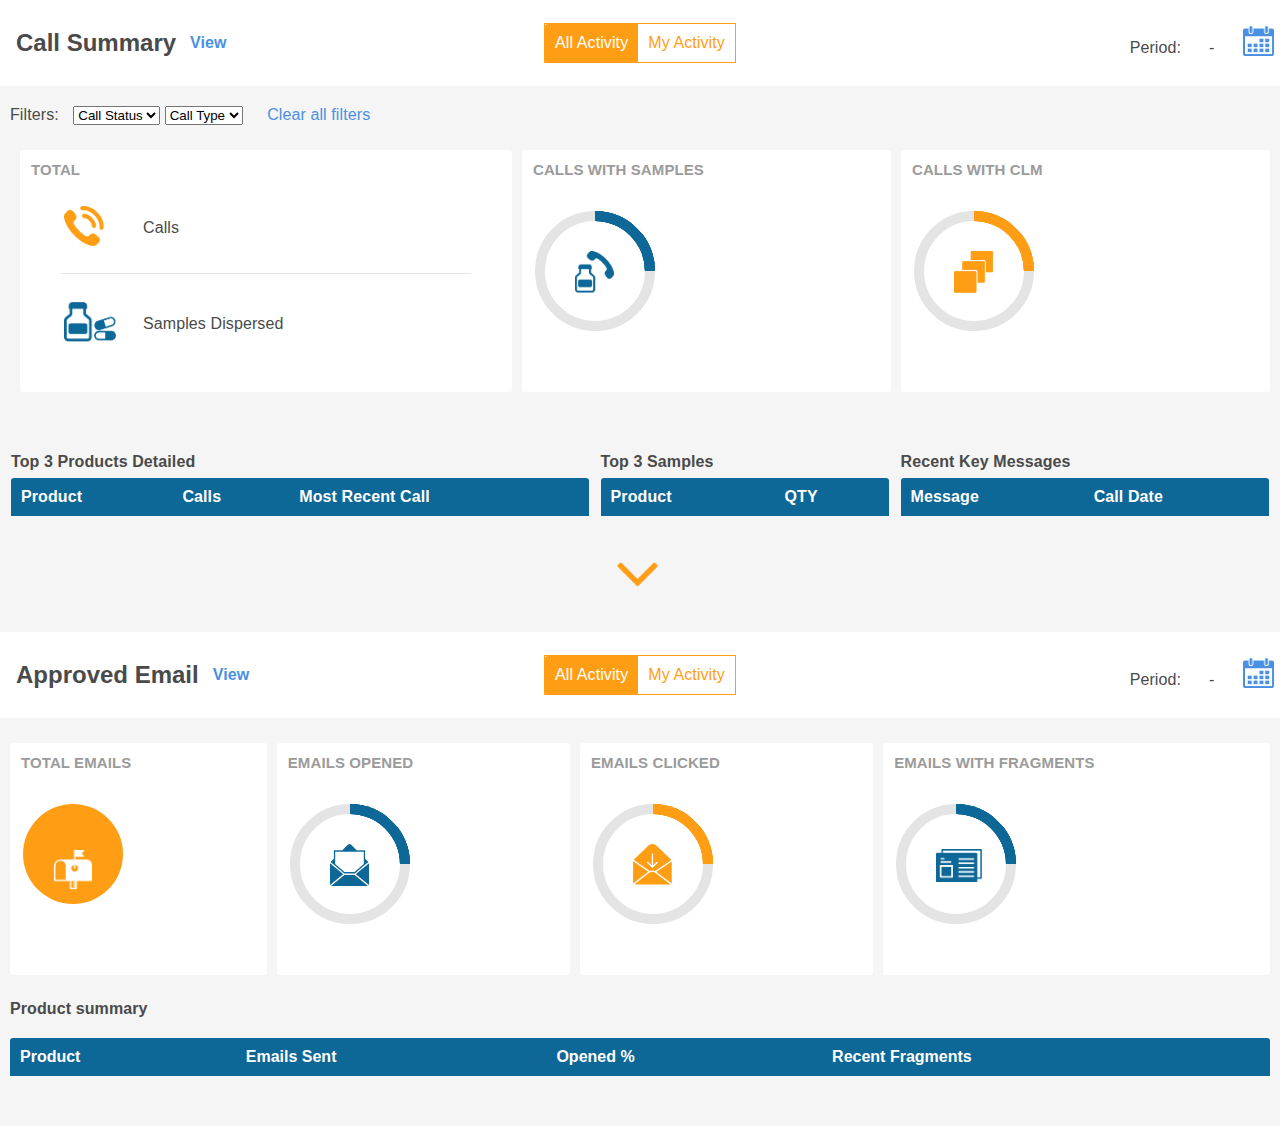
<file: index.html>
<!doctype html>
<html>
	<head>
		<title>HTML Report</title>
		<link rel="stylesheet" href="styles.css">
		<script src="scripts.js" type="text/javascript"></script>
		<script src="veevaMessages.js" type="text/javascript"></script>
		<script src="jquery-ui-1.11.4/external/jquery/jquery.js"></script>
		<script src="jquery-ui-1.11.4/jquery-ui.min.js"></script>
		<script src="q/q.js"></script>
	</head>

	<script src="scripts/lib.js"></script>

	<script>
		var ds = window.ds;

		function init(){
			setTimeout(function(){
				divEle = document.getElementById("ResultsDiv");

				initMsgs(function(){
					initFieldLabels(function(){
						updateUIWithMsgs();
						initCallSummaryData(function(){
							initPicklistLabels(function(){
								initCallSummaryFilters(calls);
								updateCallDataUI(calls);
								setTimeout(function(){
									initAEData(function(){
										updateAeDataUI(sentEmails);
									});
								}, 500);
							});
						});
					});
				});
			}, 500);
		}

		function initMsgs(callback){
			var msgsToGet = [
				buildVeevaMsgToGet("Period", "Analytics", "Period"),
				buildVeevaMsgToGet("Total", "Analytics", "Total"),
				buildVeevaMsgToGet("Calls", "Analytics", "Calls"),
				buildVeevaMsgToGet("SAMPLE", "SAMPLES_MGMT", "Samples"),
				buildVeevaMsgToGet("CALLS_WITH_SAMPLES", "FieldReporting", "Calls with Samples"),
				buildVeevaMsgToGet("CALLS_WITH_CLM", "FieldReporting", "Calls with CLM"),
				buildVeevaMsgToGet("View", "Common", "View"),
				buildVeevaMsgToGet("FILTERS", "Analytics", "Filters"),
				buildVeevaMsgToGet("CLEAR_FILTER", "Common", "Clear"),
				buildVeevaMsgToGet("QTY", "SAMPLES_MGMT", "QTY"),
				buildVeevaMsgToGet("CALL_DATE", "VIEW_SIG", "Call Date"),
				buildVeevaMsgToGet("ALL_ACTIVITY", "FieldReporting", "All Activity"),
				buildVeevaMsgToGet("MCCP_MY_ACTIVITY", "Multichannel", "My Activity"),
				buildVeevaMsgToGet("APPROVED_EMAIL_PAGE_SUBTITLE", "ApprovedEmail", "Approved Email"),
				buildVeevaMsgToGet("CALL_SUMMARY", "FieldReporting", "Call Summary"),
				buildVeevaMsgToGet("RECENT_FRAGMENTS", "FieldReporting", "Recent Fragments"),
				buildVeevaMsgToGet("TOP_SAMPLES", "FieldReporting", "Top Samples"),
				buildVeevaMsgToGet("RECENT_KEY_MESSAGES", "FieldReporting", "Recent Key Messages"),
				buildVeevaMsgToGet("SUMMARY", "FieldReporting", "Summary"),
				buildVeevaMsgToGet("NO_RECORDS", "Common", "No records to display"),
				buildVeevaMsgToGet("APPROVED_EMAIL_SENT", "Multichannel", "Sent"),
				buildVeevaMsgToGet("SET_SAMPLES", "TABLET", "Samples"),
				buildVeevaMsgToGet("TopXProducts", "Analytics", "Top {0} Products"),
				buildVeevaMsgToGet("NAME", "Common", "Name")
			];
			
			initMsgCache(msgsToGet, function(){
				callback();
			});
		}

        function initFieldLabels (callback) {
          var mySetupProductConfig = {
            object: 'My_Setup_Products_vod__c',
            fields: ['Product_vod__c']
          }

          ds.getFieldLabels(mySetupProductConfig).then(function (results) {
			  fieldLabels.push({labelName: 'prodLabel', labelValue: results[0].display});

              var callConfig = {
                  object: 'Call2_vod__c',
                  fields: ['Status_vod__c', 'Call_Type_vod__c']
              }

            ds.getFieldLabels(callConfig).then(function (results) {

                fieldLabels.push({labelName: 'callStatusLabel', labelValue: results[0].display})
                fieldLabels.push({labelName: 'callTypeLabel', labelValue: results[1].display})

				var sndEmailLabelsToGet = ['Email_Fragments_vod__c'];
                var openedIndex;
                var clickedIndex;
              doesFieldExist('Sent_Email_vod__c', ['Clicked_vod__c'], function (fldExists) {
                if (fldExists) {
                  sndEmailLabelsToGet.push('Clicked_vod__c')
                }
                doesFieldExist('Sent_Email_vod__c', ['Opened_vod__c'], function (fldExists) {
                  if (fldExists) {
                    sndEmailLabelsToGet.push('Opened_vod__c')
                  }

                  openedIndex = sndEmailLabelsToGet.indexOf('Opened_vod__c');
                  clickedIndex = sndEmailLabelsToGet.indexOf('Clicked_vod__c');

                  ds.getFieldLabels({object: 'Sent_Email_vod__c', fields: sndEmailLabelsToGet}).then(function (results) {

					  fieldLabels.push({labelName: 'emailsWithFragmentsLabel', labelValue: results[0].display});
					  if (openedIndex !== -1) {
                          fieldLabels.push({labelName: 'emailsOpenedLabel', labelValue: results[openedIndex].display});
					  }

					  if (clickedIndex !== -1) {
                          fieldLabels.push({labelName: 'emailsClickedLabel', labelValue: results[clickedIndex].display});
					  }

					  callback();
				  }, showFailure);
                });
              });
            }, showFailure);
          }, showFailure);
        }

		function getPicklistLabel(obj, fld, apiName){
			for (var index in picklistLabels){
				if (picklistLabels[index].objName == obj && picklistLabels[index].fldName == fld && picklistLabels[index].apiName == apiName){
					return picklistLabels[index].label;
				}
			}
		}

		function initPicklistLabels(callback){
			ds.getPicklistValueLabels("Call2_vod__c", "Status_vod__c").then(function(results){

				for (var index in results["Call2_vod__c"]["Status_vod__c"]){
					picklistLabels.push({objName: "Call2_vod__c", fldName: "Status_vod__c", apiName: index, label: results["Call2_vod__c"]["Status_vod__c"][index]});
				}

                ds.getPicklistValueLabels('Call2_vod__c', 'Call_Type_vod__c').then(function(results){

					for (var index in results['Call2_vod__c']['Call_Type_vod__c']){
						picklistLabels.push({objName: 'Call2_vod__c', fldName: 'Call_Type_vod__c', apiName: index, label: results["Call2_vod__c"]["Call_Type_vod__c"][index]});
					}

                    callback();
				}, showFailure);
			}, showFailure);
		}

		/**
		 * Get all data for call summary section
		 */
		function initCallSummaryData(callback){
			getCurrentAccountId(function(id){
				acctId = id;

				getCallsForAccount(id, function(allCalls){
					calls = allCalls;

					getCallSamplesForCalls(allCalls, function(allCallSamples){
						callSamples = allCallSamples;

						getCallDetailsForCalls(allCalls, function(allCallDetails){
							callDetails = allCallDetails;

							getProductsForSamples(callSamples, callDetails, function(allProds){
								prods = allProds;

								getKeyMsgsForCalls(calls, function(allKeyMsgs){
									keyMsgs = allKeyMsgs;
									callback();
								});
							});
						});
					});
				});
			});
		}

		/**
		 * Get all data for Approved Email section
		 */
		function initAEData(callback){
			getApprovedEmails(function(){
				getApprovedDocs(function(){
					callback();
				});
			});
		}

		/**
		 * Set values for Call Summary filters based on calls
		 */
		function initCallSummaryFilters(allCalls){
			var callTypes = [];
			var callStatus = [];
			var callTypeSelect = document.getElementById("callTypeSelect");
			var callStatusSelect = document.getElementById("callStatusSelect");
			
			for (var index in allCalls){
				if (callTypes.indexOf(allCalls[index].Call_Type_vod__c) == -1){
					callTypes.push(allCalls[index].Call_Type_vod__c);
				}
				if (callStatus.indexOf(allCalls[index].Status_vod__c) == -1){
					callStatus.push(allCalls[index].Status_vod__c);
				}
			}

			for (var callTypeIndex in callTypes){
				var opt = document.createElement('option');
	    		opt.value = callTypes[callTypeIndex];
				opt.innerHTML = getPicklistLabel("Call2_vod__c", "Call_Type_vod__c", callTypes[callTypeIndex]);
	    		callTypeSelect.appendChild(opt);
			}

			for (var callStatusIndex in callStatus){
				var opt = document.createElement('option');
	    		opt.value = callStatus[callStatusIndex];
				opt.innerHTML = getPicklistLabel("Call2_vod__c", "Status_vod__c", callStatus[callStatusIndex]);
	    		callStatusSelect.appendChild(opt);
			}
		}

		function updateUIWithMsgs(){
			document.getElementById("callSummaryTimePeriodLabel").innerHTML = getMsg("Period", "Analytics") + ": ";
			document.getElementById("callsTotalLabel").innerHTML = getMsg("Total", "Analytics");
			document.getElementById("callsWithSamplesLabel").innerHTML = getMsg("CALLS_WITH_SAMPLES", "FieldReporting");
			document.getElementById("callsWithCLMLabel").innerHTML = getMsg("CALLS_WITH_CLM", "FieldReporting");
			document.getElementById("callSummaryViewLabel").innerHTML = getMsg("View", "Common");
			document.getElementById("callSummaryFiltersLabel").innerHTML = getMsg("FILTERS", "Analytics");
			document.getElementById("callSummaryClearFiltersLabel").innerHTML = getMsg("CLEAR_FILTER", "Common");
			document.getElementById("sampleTableQTYLabel").innerHTML = getMsg("QTY", "SAMPLES_MGMT");
			document.getElementById("productsDetailedTableCallsLabel").innerHTML = getMsg("Calls", "Analytics");
			document.getElementById("productsDetailedTableMostRecentCallLabel").innerHTML = getMsg("CALL_DATE", "VIEW_SIG");
			document.getElementById("keyMsgTableCallDateLabel").innerHTML = getMsg("CALL_DATE", "VIEW_SIG");
			document.getElementById("keyMsgTableMessageLabel").innerHTML = getMsg("NAME", "Common");
			document.getElementById("totalCallsLabel").innerHTML = getMsg("Calls", "Analytics");
			document.getElementById("callAllActivityBtn").innerHTML = getMsg("ALL_ACTIVITY", "FieldReporting");
			document.getElementById("callMyActivityBtn").innerHTML = getMsg("MCCP_MY_ACTIVITY", "Multichannel");
			document.getElementById("callSummaryLabel").innerHTML = getMsg("CALL_SUMMARY", "FieldReporting");
			document.getElementById("topProdsLabel").innerHTML = getMsg("TopXProducts", "Analytics").replace('{0}', '3');
			document.getElementById("topSamplesLabel").innerHTML = getMsg("TOP_SAMPLES", "FieldReporting");
			document.getElementById("recentKeyMsgsLabel").innerHTML = getMsg("RECENT_KEY_MESSAGES", "FieldReporting");
			document.getElementById("samplesDispersedLabel").innerHTML = getMsg("SET_SAMPLES", "TABLET");			

			document.getElementById("aeViewLabel").innerHTML = getMsg("View", "Common");
			document.getElementById("productsSummaryTitle").innerHTML = getMsg("SUMMARY", "FieldReporting");
			document.getElementById("aeTimePeriodLabel").innerHTML = getMsg("Period", "Analytics") + ": ";
			document.getElementById("aeAllActivityBtn").innerHTML = getMsg("ALL_ACTIVITY", "FieldReporting");
			document.getElementById("aeMyActivityBtn").innerHTML = getMsg("MCCP_MY_ACTIVITY", "Multichannel");
			document.getElementById("aeTitleLabel").innerHTML = getMsg("APPROVED_EMAIL_PAGE_SUBTITLE", "ApprovedEmail");
			document.getElementById("emailsSentLabel").innerHTML = getMsg("APPROVED_EMAIL_SENT", "Multichannel");
			
			document.getElementById("productsDetailedTableProdLabel").innerHTML = getFieldLabel("prodLabel", "Product");
			document.getElementById("sampleTableProdLabel").innerHTML = getFieldLabel("prodLabel", "Product");
			document.getElementById("callStatusFilterOptionLabel").innerHTML = getFieldLabel("callStatusLabel", "Call Status");
			document.getElementById("callTypeFilterOptionLabel").innerHTML = getFieldLabel("callTypeLabel", "Call Type");

			document.getElementById("aeProdTableProdLabel").innerHTML = getFieldLabel("prodLabel", "Product");
			document.getElementById("emailsOpenedLabel").innerHTML = getFieldLabel("emailsOpenedLabel", "Opened") + " %";
			document.getElementById("emailsClickedLabel").innerHTML = getFieldLabel("emailsClickedLabel", "Clicked") + " %";
			document.getElementById("emailsWithFragmentsLabel").innerHTML = getFieldLabel("emailsWithFragmentsLabel", "Email Fragments") + " %";
			document.getElementById("aeProdTableEmailsOpenedLabel").innerHTML = getFieldLabel("emailsOpenedLabel", "Opened") + " %";
			document.getElementById("aeProdTableEmailsSentLabel").innerHTML = getMsg("APPROVED_EMAIL_SENT", "Multichannel");
			document.getElementById("aeProdTableFragmentsLabel").innerHTML = getMsg("RECENT_FRAGMENTS", "FieldReporting");
		}

		/**
		 * Update the date shown in the Call Summary section
		 */
		function updateCallDataUI(filteredCalls){
			updateFilteredCallSummaryDates(filteredCalls);
			updateFilteredCallInfo(filteredCalls);

			resetCallData();
			updateTopProdsTable(filteredCalls);
			updateTopSamplesTable(filteredCalls);
			updateRecentKeyMsgsTable(filteredCalls);
		}

		function resetCallData(){
			delAllDataRows("productsDetailedTable");
			delAllDataRows("sampleTable");
			delAllDataRows("keyMsgTable");
		}

		function resetAeData(){
			delAllDataRows("productsSummaryTable");
		}

		function updateFilteredCallSummaryDates(filteredCalls){
			if (filteredCalls.length > 0){
				document.getElementById("periodStartDate").innerHTML = dateStringToDate(filteredCalls[filteredCalls.length - 1].Call_Date_vod__c).toLocaleDateString();
				document.getElementById("periodEndDate").innerHTML = dateStringToDate(filteredCalls[0].Call_Date_vod__c).toLocaleDateString();
			}
		}

		function updateFilteredAeDates(filteredEmails){
			if (filteredEmails.length > 0){
				document.getElementById("aePeriodStartDate").innerHTML = new Date(filteredEmails[filteredEmails.length - 1].Email_Sent_Date_vod__c).toLocaleDateString();
				document.getElementById("aePeriodEndDate").innerHTML = new Date(filteredEmails[0].Email_Sent_Date_vod__c).toLocaleDateString();
			}
		}

		function updateFilteredCallInfo(filteredCalls){
			var numCallsWithSamples = 0;
			var numClmCalls = 0;
			var numSamples = 0;

			for (var callIndex in filteredCalls){
				var callHasSample = false;

				if (filteredCalls[callIndex].CLM_vod__c == "True" || filteredCalls[callIndex].CLM_vod__c == "1"){
					numClmCalls++;
				}
				
				for (var callSampleIndex in callSamples){
					if (filteredCalls[callIndex].Id == callSamples[callSampleIndex].Call2_vod__c){
						//call sample is associated with call in filtered calls
						callHasSample = true;

						if (callSamples[callSampleIndex].Quantity_vod__c != "" && parseInt(callSamples[callSampleIndex].Quantity_vod__c) > 0){
							numSamples += parseInt(callSamples[callSampleIndex].Quantity_vod__c);
						}
					}
				}
				if (callHasSample){
					numCallsWithSamples++;
				}
			}

			var numCalls = filteredCalls.length;
			var percentCallsWithSamples = 0;
			var percentCallsWithCLM = 0;

			if (numCallsWithSamples > 0 && numCalls > 0){
				percentCallsWithSamples = numCallsWithSamples / numCalls;
			}
			if (numClmCalls > 0 && numCalls > 0){
				percentCallsWithCLM = numClmCalls / numCalls;
			}

			document.getElementById("numCalls").innerHTML = numCalls;
			document.getElementById("percentCallsWithSamples").innerHTML = (percentCallsWithSamples* 100).toFixed(0) + "%";
			document.getElementById("samplesDispersed").innerHTML = numSamples;
			
			animate($('#callsWithSamplesCircle'), percentCallsWithSamples);
			
			if (missingFlds.indexOf("Call2_vod__c.CLM_vod__c") == -1){
				document.getElementById("percentCallsWithCLM").innerHTML = (percentCallsWithCLM * 100).toFixed(0) + "%";
				animate($('#callsWithCLMCircle'), percentCallsWithCLM);
			}
			else{
				//no access to CLM_vod__c field - show no data message
				document.getElementById("callSummaryCLMDataTable").style.display = "none";
				document.getElementById("callSummaryCLMDataErrorDiv").innerHTML = getMsg("NO_RECORDS", "Common");
			}
		}

		function updateTopProdsTable(filteredCalls){
			var rowIter = 1;
			var data = [];
			var filteredCallIds = [];

			if (filteredCalls.length > 0){
				for (var index in filteredCalls){
					filteredCallIds.push(filteredCalls[index].Id);
				}

				for (var callDetailIndex in callDetails){
					if (filteredCallIds.indexOf(callDetails[callDetailIndex].Call2_vod__c) >= 0){
						if (data[callDetails[callDetailIndex].Product_vod__c] == null){
							data[callDetails[callDetailIndex].Product_vod__c] = {
								prodName: getProdName(callDetails[callDetailIndex].Product_vod__c),
								callIds: [callDetails[callDetailIndex].Call2_vod__c],
								lastCallDate: ""
							};
						}
						else{
							data[callDetails[callDetailIndex].Product_vod__c].callIds.push(callDetails[callDetailIndex].Call2_vod__c);
						}
					}
				}

				//set most recent call
				for (var dataIndex in data){

					for (var callIndex in filteredCalls){
						if (data[dataIndex].callIds.indexOf(filteredCalls[callIndex].Id) >= 0){
							data[dataIndex].lastCallDate = dateStringToDate(filteredCalls[callIndex].Call_Date_vod__c).toLocaleDateString();
						}
					}
				}

				var sortedData = [];
				for (var dataIndex in data){
					sortedData.push(data[dataIndex]);
				}		
				sortedData.sort(function(a,b){return b.callIds.length - a.callIds.length});

				for (var index in sortedData){
					if (rowIter >= 4){
						break;
					}
					addRow("productsDetailedTable", [sortedData[index].prodName, sortedData[index].callIds.length, sortedData[index].lastCallDate], rowIter++);
				}
			}

			if (!doesTableHaveData("productsDetailedTable")){
				showNoData("productsDetailedTable");
			}
		}

		function updateTopSamplesTable(filteredCalls){
			var rowIter = 1;
			var data = [];
			var numRows = 0;

			for (var callIndex in filteredCalls){
				for (var callSampleIndex in callSamples){
					if (filteredCalls[callIndex].Id == callSamples[callSampleIndex].Call2_vod__c){
						if (data[callSamples[callSampleIndex].Product_vod__c] == null){
							data[callSamples[callSampleIndex].Product_vod__c] = {
								prodId: callSamples[callSampleIndex].Product_vod__c,
								qty: parseInt(callSamples[callSampleIndex].Quantity_vod__c),
								prodName: getProdName(callSamples[callSampleIndex].Product_vod__c)
							};
							numRows += 1;
						}
						else{
							data[callSamples[callSampleIndex].Product_vod__c].qty += parseInt(callSamples[callSampleIndex].Quantity_vod__c);
						}
					}
				}
			}
			
			var sortedData = [];
			for (var dataIndex in data){
				sortedData.push(data[dataIndex]);
			}		
			sortedData.sort(function(a,b){return b.qty - a.qty});

			for (var dataIndex in sortedData){
				addRow("sampleTable", [ sortedData[dataIndex].prodName, sortedData[dataIndex].qty ], rowIter++);

				if (rowIter > 3){
					break;
				}
			}

			if (!doesTableHaveData("sampleTable")){
				showNoData("sampleTable");
			}
		}

		function updateRecentKeyMsgsTable(filteredCalls){
			var rowIter = 1;
		 	var data = [];

			for (var callIndex in filteredCalls){
				for (var callKeyMsgIndex in callKeyMsgs){
					if (callKeyMsgs[callKeyMsgIndex].Call2_vod__c == filteredCalls[callIndex].Id){
						data.push({
							callKeyMsg: callKeyMsgs[callKeyMsgIndex],
							call: filteredCalls[callIndex]
						});
					}
				}
			}

			var sortedData = [];
			for (var dataIndex in data){
				sortedData.push(data[dataIndex]);
			}		
			sortedData.sort(function(a,b){return dateStringToDate(b.call.Call_Date_vod__c) - dateStringToDate(a.call.Call_Date_vod__c)});

			for (var sortedDataIndex in sortedData){
				addRow("keyMsgTable", [ getKeyMsgName(sortedData[sortedDataIndex].callKeyMsg.Key_Message_vod__c), dateStringToDate(sortedData[sortedDataIndex].call.Call_Date_vod__c).toLocaleDateString() ], rowIter++);

				if (rowIter > 3){
					break;
				}
			}

			if (!doesTableHaveData("keyMsgTable")){
				showNoData("keyMsgTable");
			}
		}

		function filterChanged(){
			var callStatusFilter = "";
			var callTypeFilter = "";
			var callStatusSelect = document.getElementById("callStatusSelect");
			var callTypeSelect = document.getElementById("callTypeSelect");

			if (callStatusSelect.selectedIndex > 0){
				callStatusFilter = callStatusSelect.options[callStatusSelect.selectedIndex].value;
			}
			if (callTypeSelect.selectedIndex > 0){
				callTypeFilter = callTypeSelect.options[callTypeSelect.selectedIndex].value;
			}
			
			updateCallDataUI(getFilteredCalls(calls, callStatusFilter, callTypeFilter));
			updateAeDataUI(getFilteredEmails(sentEmails));
		}

		function clearAllFilters(){
			var callStatusSelect = document.getElementById("callStatusSelect");
			var callTypeSelect = document.getElementById("callTypeSelect");
			callStatusSelect.selectedIndex = 0;
			callTypeSelect.selectedIndex = 0;

			filterChanged();
		}

		function getFilteredCalls(allCalls, statusFilter, typeFilter){		
			if (statusFilter != "" || typeFilter != "" || userId != ""){
				var filteredCalls = [];

				for (var index in allCalls){
					if ((statusFilter != "" && allCalls[index].Status_vod__c != statusFilter) ||
						(typeFilter != "" && allCalls[index].Call_Type_vod__c != typeFilter) || 
						(userId != "" && !isCallCreatedByCurrentUser(userId, allCalls[index].Id)) ){
						continue;
					}
					filteredCalls.push(allCalls[index]);
				}
				return filteredCalls;
			}
			else{
				return allCalls;
			}
		}

		function getFilteredEmails(allSentEmails){
			var filteredEmails = [];
			for (var index in allSentEmails){
				if (userId != "" && allSentEmails[index].CreatedById != userId){
					continue;
				}
				filteredEmails.push(allSentEmails[index]);
			}
			return filteredEmails;
		}

		function updateAeDataUI(filteredSentEmails){
			if (showAeSection){
				resetAeData();
				updateAE(filteredSentEmails);
			}
			else{
				hideAeSection();
			}
		}

		function hideAeSection(){
			document.getElementById("approvedEmailSection").style.display = "none";
			document.getElementById("scrollDownArrow").style.display = "none";
		}

		function updateAE(filteredSentEmails){
			var numEmailsWithFragments = 0;
			var numEmailsOpened = 0;
			var numEmailsClicked = 0;
			var rowIter = 1;
			var data = [];

			for (var index in filteredSentEmails){
				var opened = false;
				if (filteredSentEmails[index].Email_Fragments_vod__c){
					numEmailsWithFragments += 1;
				}
				if (filteredSentEmails[index].Opened_vod__c == "1"){
					numEmailsOpened += 1;
					opened = true;
				}
				if (filteredSentEmails[index].Clicked_vod__c == "1"){
					numEmailsClicked += 1;
				}
				if (data[filteredSentEmails[index].Product_vod__c] == null){
					data[filteredSentEmails[index].Product_vod__c] = {
						prodId: filteredSentEmails[index].Product_vod__c,
						prodName: filteredSentEmails[index].Product_Display_vod__c,
						numEmails: 1,
						numOpened: 0,
						fragmentId: filteredSentEmails[index].Email_Fragments_vod__c,
						fragmentValue: ""
					};
				}
				else{
					data[filteredSentEmails[index].Product_vod__c].numEmails += 1;
					if (!data[filteredSentEmails[index].Product_vod__c].fragmentId){
						data[filteredSentEmails[index].Product_vod__c].fragmentId = filteredSentEmails[index].Email_Fragments_vod__c;
					}
				}
				if (opened){
					data[filteredSentEmails[index].Product_vod__c].numOpened += 1;
				}
			}

			updateFilteredAeDates(filteredSentEmails);
			
			var numEmails = filteredSentEmails.length;
			var percentWithFrag = 0;
			var percentOpened = 0;
			var percentClicked = 0;
			if (numEmailsWithFragments > 0 && numEmails > 0){
				percentWithFrag = (numEmailsWithFragments / numEmails);
			}
			if (numEmailsOpened > 0 && numEmails > 0){
				percentOpened = (numEmailsOpened / numEmails);
			}
			if (numEmailsClicked > 0 && numEmails > 0){
				percentClicked = (numEmailsClicked / numEmails);
			}

			animate($('#fragCircle'), percentWithFrag);

			if (missingFlds.indexOf("Sent_Email_vod__c.Clicked_vod__c") === -1){
				document.getElementById("emailsClickedValue").innerHTML = (percentClicked * 100).toFixed(0) + "%";
				animate($('#clickedCircle'), percentClicked);
			}
			else{
				//no access to Clicked_vod__c field - show no data message
				document.getElementById("emailsClickedDataTable").style.display = "none";
				document.getElementById("emailsClickedDataErrorDiv").innerHTML = getMsg("NO_RECORDS", "Common");
			}

			if (missingFlds.indexOf("Sent_Email_vod__c.Opened_vod__c") === -1){
				document.getElementById("emailsOpenedValue").innerHTML = (percentOpened * 100).toFixed(0) + "%";
				animate($('#emailsOpenedCircle'), percentOpened);
			}
			else{
				//no access to Opened_vod__c field - show no data message
				document.getElementById("emailsOpenedDataTable").style.display = "none";
				document.getElementById("emailsOpenedDataErrorDiv").innerHTML = getMsg("NO_RECORDS", "Common");
			}
			
			document.getElementById("totalEmailValue").innerHTML = filteredSentEmails.length;
			document.getElementById("percentEmailsWithFragmentsValue").innerHTML = (percentWithFrag * 100).toFixed(0) + "%";

			for (var dataIndex in data){
				if (rowIter >= 4){
					break;
				}
				var openedPercent = 0;
				if (data[dataIndex].numEmails > 0){
					openedPercent = ((data[dataIndex].numOpened / data[dataIndex].numEmails) * 100).toFixed(0);
				}

                var fragIds = [];

				if (data[dataIndex].prodId != ""){
					if (data[dataIndex].fragmentId != ""){
					    if (data[dataIndex].fragmentId) {
                            fragIds = data[dataIndex].fragmentId.split(",");
						}


						if (fragIds.length >= 1){
							var fragValues = [];

							for (var fragIdIndex in fragIds){
								for (var approvedDocsIndex in approvedDocs){
									if (approvedDocs[approvedDocsIndex].Id == fragIds[fragIdIndex]){
										fragValues.push(approvedDocs[approvedDocsIndex].Name);
									}
								}
							}
							data[dataIndex].fragmentValue = fragValues.join(", ");
						}					
					}

					addRow("productsSummaryTable", [data[dataIndex].prodName, data[dataIndex].numEmails, openedPercent + "%", data[dataIndex].fragmentValue], rowIter++);
				}
			}

			if (!doesTableHaveData("productsSummaryTable")){
				showNoData("productsSummaryTable");
			}
		}

		function getKeyMsgName(keyMsgId){
			for (var index in keyMsgs){
				if (keyMsgs[index].Id == keyMsgId){
					return keyMsgs[index].Name;
				}
			}
		}


		
		// utility funciton to align 0 degrees with top
		// takes degrees and returns degrees - 45
		function topAlign(degrees) {
		    return degrees - 45;
		}

		// utility function to rotate a jQuery element
		// takes element and the degree of rotation (from the top) 
		function rotate(el, degrees) {
			var degrees = topAlign(degrees || 0);
			el.css(
				'transform', 'rotate('+degrees+'deg)',
				'-webkit-transform', 'rotate('+degrees+'deg)',
				'-moz-transform', 'rotate('+degrees+'deg)',
				'-ms-transform', 'rotate('+degrees+'deg)',
				'-o-transform', 'rotate('+degrees+'deg)'
			)
		}

		// function to draw semi-circle
		// takes a jQuery element and a value (between 0 and 1)
		// element must contain four .arc_q elements
		function circle(el, normalisedValue) {
			el.find('.arc_cover').css('display', '');
			var degrees = normalisedValue * 360;
			var counter = 1;
			el.find('.arc_q').each(function(){
				var angle = Math.min(counter * 90, degrees);
				rotate($(this), -90 + angle);
				counter++;
			});
			if (degrees > 90) {
				el.find('.arc_cover').css('display', 'none');
			}
		}

		// uses the the circle function to 'animate' drawing of the semi-circle
		// incrementally increses the value passed by 0.01 up to the value required
		function animate(el, normalisedValue, current) {
			var current = current || 0;
			circle(el, current);
			if (current < normalisedValue) {
				current += 0.01;
				setTimeout(function () { animate(el, normalisedValue, current); }, 1);
			}
		}
	</script>
	
	<body onload="init()">
		<div id="callSummaryDiv">
			<div class="pageHeaderDiv">
				<table class="pageHeaderDivTable">
					<tr>
						<td align='left' class="pageHeaderDivTableTd">
							<table>
								<tr>
									<td>
										<div class="pageHeaderTitle" id="callSummaryLabel">Call Summary</div>
									</td>
									<td>
										<div class="pageHeaderViewDetails" onclick='goToCallSummary();' id="callSummaryViewLabel">View</div>
									</td>
								</tr>
							</table>
						</td>
						<td align='center' class="pageHeaderDivTableCenterTd">
							<table class="activityButtonsTable">
								<tr>
									<td class="pageHeaderActivityBtnSelected" style="border-radius: 3px 0px 0px 3px;" id="callAllActivityBtn" onclick="allActivityClicked()">
										All Activity
									</td>
									<td class="pageHeaderActivityBtnNotSelected" style="border-radius: 0px 3px 3px 0px;" id="callMyActivityBtn" onclick="myActivityClicked()">
										My Activity
									</td>
								</tr>
							</table>
						</td>
						<td align='right' class="pageHeaderDivTableTd">
							<table>
								<tr>
									<td>
										<div class="timePeriodLabel" id="callSummaryTimePeriodLabel">Period: </div>
									</td>
									<td>
										<div class="timePeriodValue" id="periodStartDate"></div>
									</td>
									<td>
										<div class="timePeriodLabel">-</div>
									</td>
									<td>
										<div class="timePeriodValue" id="periodEndDate"></div>
									</td>
									<td>
										<div class="timePeriodImgDiv"><img src="images/calendar-icon.png" height="30"/></div>
									</td>
								</tr>
							</table>
						</td>
					</tr>
				</table>
			</div>

			<div style="margin-top: 20px; margin-bottom: 20px;margin-left:10px;">
				<div class="filtersLabel" id="callSummaryFiltersLabel">Filters:</div>
				<select class"filterDropdown" id="callStatusSelect" onchange="filterChanged()">
					<option id="callStatusFilterOptionLabel">Call Status</option>
				</select>
				<select class"filterDropdown" id="callTypeSelect" onchange="filterChanged()">
					<option id="callTypeFilterOptionLabel">Call Type</option>
				</select>
				<div class="clearFilters" onclick="clearAllFilters()" id="callSummaryClearFiltersLabel">Clear all filters</div>
			</div>

			<div style="margin-top: 20px; margin-bottom: 50px;margin-left:10px;">
				<table style="width: 100%;border-spacing: 10px 5px;">
					<tr>
						<td style="background: white; width: 40%; border-radius: 3px;" onclick='goToCallSummary();'>
							<div class="callSummaryDataDiv" >
								<div class="dataBoxTitle" id="callsTotalLabel">TOTAL</div>
								<div style="border-color: black; border-bottom: solid 1px #e4e4e4;margin-left: 40px;margin-right: 40px;padding-bottom: 20px;">
									<table style="width: 100%; margin-top: 25px;">
										<tr>
											<td style="width: 75px;">
												<img src="images/phone-icon.png" height="40" style="margin-top: 0px; margin-left: 0px;" />
											</td>
											<td>
												<div style="font-size: 16px; letter-spacing: 0.1px; color: #4a4a4a; margin-left: 0px;vertical-align: middle; text-align: left;" id="totalCallsLabel">Calls</div>
											</td>
											<td>
												<div style="font-size: 42px; color: #ff9e15;margin-left: 50px;vertical-align: middle;text-align: right;" id="numCalls"></div>
											</td>
										</tr>
									</table>
								</div>
								<div style="margin-left: 40px;margin-right: 40px;">
									<table style="width: 100%; margin-top: 25px;">
										<tr>
											<td style="width: 75px;">
												<img src="images/samples-icon.png" height="40" style="margin-top: 0px; margin-left: 0px;" />
											</td>
											<td>
												<div style="font-size: 16px; letter-spacing: 0.1px; color: #4a4a4a; margin-left: 0px;vertical-align: middle; text-align: left;" id="samplesDispersedLabel">Samples Dispersed</div>
											</td>
											<td>
												<div style="font-size: 42px; color: #0d6797;margin-left: 50px;vertical-align: middle;text-align: right;" id="samplesDispersed"></div>
											</td>
										</tr>
									</table>
								</div>
							</div>
						</td>
						<td style="background: white; width: 30%; border-radius: 3px;" onclick='goToCallSummary();'>
							<div class="callSummaryDataDiv" >
								<div class="dataBoxTitle" id="callsWithSamplesLabel">CALLS WITH SAMPLES</div>
								<div style="width: 100%; margin-top: 30px;">
									<table class="callSummaryDataArcTable">
										<tr>
											<td class="callSummaryDataArcTd">
													<div class="circle" id='callsWithSamplesCircle'>
														<div class="arc_q_bg"></div>
														<div class="arc_q"></div>
													    <div class="arc_q"></div>
													    <div class="arc_q"></div>
													    <div class="arc_q"></div>
														<div class="arc_cover">
															<div class="arc_q_bg_cover"></div>
														</div>
														<div style="height: 120px;">
															<img src="images/calls-with-samples-icon.png" height="42" width="39" class="arc_center_img">
														</div>
													</div>
											</td>
											<td>
												<div id="percentCallsWithSamples" style="vertical-align: middle; font-size: 42px; color: #0d6797;margin-left: 20px;"></div>
											</td>
										</tr>
									</table>
								</div>
							</div>
						</td>
						<td style="background: white; width: 30%; border-radius: 3px;" onclick='goToCallSummary();'>
							<div class="callSummaryDataDiv" >
								<div class="dataBoxTitle" id="callsWithCLMLabel">CALLS WITH CLM</div>
								<div style="width: 100%; margin-top: 30px;">
									<table class="callSummaryDataArcTable" id="callSummaryCLMDataTable">
										<tr>
											<td class="callSummaryDataArcTd">
													<div class="circle" id='callsWithCLMCircle'>
														<div class="arc_q_bg"></div>
														<div class="arc_q" style="border-color:transparent #ff9e15 transparent transparent"></div>
													    <div class="arc_q" style="border-color:transparent #ff9e15 transparent transparent"></div>
													    <div class="arc_q" style="border-color:transparent #ff9e15 transparent transparent"></div>
													    <div class="arc_q" style="border-color:transparent #ff9e15 transparent transparent"></div>
														<div class="arc_cover">
															<div class="arc_q_bg_cover"></div>
														</div>
														<div style="height: 120px;">
															<img src="images/c-l-m-icon.png" height="42" width="39" class="arc_center_img">
														</div>
													</div>
											</td>
											<td>
												<div id="percentCallsWithCLM" style="vertical-align: middle; font-size: 42px; color: #ff9e15;margin-left: 20px;"></div>
											</td>
										</tr>
									</table>
									<div id="callSummaryCLMDataErrorDiv"></div>
								</div>
							</div>
						</td>
					</tr>
				</table>
			</div>
			<table class="callTablesTable">
				<tr>
					<th id="topProdsLabel">Top 3 Products Detailed</th>
					<th id="topSamplesLabel">Top 3 Samples</th>
					<th id="recentKeyMsgsLabel">Recent Key Messages</th>
				</tr>
				<tr>
					<td align="center" style="vertical-align: top;">
						<table id="productsDetailedTable" class="dataTable" style="width: 100%">
							<tr>
								<th id="productsDetailedTableProdLabel" style="border-radius: 3px 0px 0px 0px;">Product</th>
								<th id="productsDetailedTableCallsLabel">Calls</th>
								<th id="productsDetailedTableMostRecentCallLabel" style="border-radius: 0px 3px 0px 0px;">Most Recent Call</th>
							</tr>
						</table>
					</td>
					<td align="center" style="vertical-align: top;">
						<table id="sampleTable" class="dataTable" style="width: 100%">
							<tr>
								<th id="sampleTableProdLabel" style="border-radius: 3px 0px 0px 0px;">Product</th>
								<th id="sampleTableQTYLabel" style="border-radius: 0px 3px 0px 0px;">QTY</th>
							</tr>
						</table>
					</td>
					<td align="center" style="vertical-align: top;">
						<table id="keyMsgTable" class="dataTable" style="width: 100%">
							<tr>
								<th id="keyMsgTableMessageLabel" style="border-radius: 3px 0px 0px 0px;">Message</th>
								<th id="keyMsgTableCallDateLabel" style="border-radius: 0px 3px 0px 0px;">Call Date</th>
							</tr>
						</table>
					</td>
				</tr>
			</table>

			<div style="height: 50px; width: 100%; padding-top: 20px;" id="scrollDownArrow">
				<div style="width:50px; height: 50px; margin: 0 auto;" onclick="window.scrollBy(0, 1000);">
					<img src="images/fa-angle-down.png" height="25"/>
				</div>
			</div>
		</div>
		<div id="approvedEmailSection">
			<div class="pageHeaderDiv">
				<table class="pageHeaderDivTable">
					<tr>
						<td align='left' class="pageHeaderDivTableTd">
							<table>
								<tr>
									<td>
										<div class="pageHeaderTitle" id="aeTitleLabel">Approved Email</div>
									</td>
									<td>
										<div class="pageHeaderViewDetails" onclick='goToApprovedEmail();' id="aeViewLabel">View</div>
									</td>
								</tr>
							</table>
						</td>
						<td align='center' class="pageHeaderDivTableCenterTd">
							<table class="activityButtonsTable">
								<tr>
									<td class="pageHeaderActivityBtnSelected" style="border-radius: 3px 0px 0px 3px;" id="aeAllActivityBtn" onclick="allActivityClicked()">
										All Activity
									</td>
									<td class="pageHeaderActivityBtnNotSelected" style="border-radius: 0px 3px 3px 0px;" id="aeMyActivityBtn" onclick="myActivityClicked()">
										My Activity
									</td>
								</tr>
							</table>
						</td>
						<td align='right' class="pageHeaderDivTableTd">
							<table>
								<tr>
									<td>
										<div class="timePeriodLabel" id="aeTimePeriodLabel">Period: </div>
									</td>
									<td>
										<div class="timePeriodValue" id="aePeriodStartDate"></div>
									</td>
									<td>
										<div class="timePeriodLabel">-</div>
									</td>
									<td>
										<div class="timePeriodValue" id="aePeriodEndDate"></div>
									</td>
									<td>
										<div class="timePeriodImgDiv"><img src="images/calendar-icon.png" height="30"/></div>
									</td>
								</tr>
							</table>
						</td>
					</tr>
				</table>
			</div>

			<div style="margin-top: 20px;">
				<table class="aeTopDataTable">
					<tr>
						<td class="aeTopDataTableCell" onclick='goToApprovedEmail();'>
							<div class="aeTopDataTableCellContentDiv">
								<div class="dataBoxTitle" id="emailsSentLabel">TOTAL EMAILS</div>
								<div style="width: 100%; margin-top: 30px;">
									<table class="callSummaryDataArcTable">
										<tr>
											<td class="callSummaryDataArcTd">
												<div class="totalEmailCircle">
													<span >
														<img src="images/mailbox-icon.png" height="40" style="vertical-align: middle; margin-top: 30px;" >
													</span>
												</div>
											</td>
											<td>
												<div id="totalEmailValue" style="vertical-align: middle; font-size: 42px; color: #ff9e15;margin-left: 20px;"></div>
											</td>
										</tr>
									</table>
								</div>
							</div>
						</td>
						<td class="aeTopDataTableCell" onclick='goToApprovedEmail();'>
							<div class="aeTopDataTableCellContentDiv">
								<div class="dataBoxTitle" id="emailsOpenedLabel">EMAILS OPENED</div>
								<div style="width: 100%; margin-top: 30px;">
									<table class="callSummaryDataArcTable" id="emailsOpenedDataTable">
										<tr>
											<td class="callSummaryDataArcTd">
												<div>
													<div class="circle" id='emailsOpenedCircle'>
														<div style="height: 120px;">
															<img src="images/email-opened-icon.png" height="42" width="39" class="arc_center_img">
														</div>
														<div class="arc_q_bg"></div>
														<div class="arc_q"></div>
													    <div class="arc_q"></div>
													    <div class="arc_q"></div>
													    <div class="arc_q"></div>
														<div class="arc_cover">
															<div class="arc_q_bg_cover"></div>
														</div>
													</div>
												</div>
											</td>
											<td>
												<div id="emailsOpenedValue" style="vertical-align: middle; font-size: 42px; color: #0d6797;margin-left: 20px;"></div>
											</td>
										</tr>
									</table>
									<div id="emailsOpenedDataErrorDiv"></div>
								</div>
							</div>
						</td>
						<td class="aeTopDataTableCell" onclick='goToApprovedEmail();'>
							<div class="aeTopDataTableCellContentDiv">
								<div class="dataBoxTitle" id="emailsClickedLabel">EMAILS CLICKED</div>
								<div style="width: 100%; margin-top: 30px;">
									<table class="callSummaryDataArcTable" id="emailsClickedDataTable">
										<tr>
											<td class="callSummaryDataArcTd">
												<div>
													<div class="circle" id='clickedCircle'>
														<div class="arc_q_bg"></div>
														<div class="arc_q" style="border-color:transparent #ff9e15 transparent transparent"></div>
													    <div class="arc_q" style="border-color:transparent #ff9e15 transparent transparent"></div>
													    <div class="arc_q" style="border-color:transparent #ff9e15 transparent transparent"></div>
													    <div class="arc_q" style="border-color:transparent #ff9e15 transparent transparent"></div>
														<div class="arc_cover">
															<div class="arc_q_bg_cover"></div>
														</div>
														<div style="height: 120px;">
															<img src="images/emails-clicked-icon.png" height="42" width="39" class="arc_center_img">
														</div>
													</div>
												</div>
											</td>
											<td>
												<div id="emailsClickedValue" style="vertical-align: middle; font-size: 42px; color: #ff9e15;margin-left: 20px;"></div>
											</td>
										</tr>
									</table>
									<div id="emailsClickedDataErrorDiv"></div>
								</div>
							</div>
						</td>
						<td class="aeTopDataTableCell" onclick='goToApprovedEmail();'>
							<div class="aeTopDataTableCellContentDiv">
								<div class="dataBoxTitle" id="emailsWithFragmentsLabel">EMAILS WITH FRAGMENTS</div>
								<div style="width: 100%; margin-top: 30px;">
									<table class="callSummaryDataArcTable">
										<tr>
											<td class="callSummaryDataArcTd">
												<div>
													<div class="circle" id='fragCircle'>
														<div style="height: 120px;">
															<img src="images/postcard-icon.png" width="47" class="arc_center_img" style="padding-top: 5px;">
														</div>
														<div class="arc_q_bg"></div>
														<div class="arc_q"></div>
													    <div class="arc_q"></div>
													    <div class="arc_q"></div>
													    <div class="arc_q"></div>
														<div class="arc_cover">
															<div class="arc_q_bg_cover"></div>
														</div>
													</div>
												</div>
											</td>
											<td>
												<div id="percentEmailsWithFragmentsValue" style="vertical-align: middle; font-size: 42px; color: #0d6797;margin-left: 20px;"></div>
											</td>
										</tr>
									</table>
								</div>
							</div>
						</td>
					</tr>
				</table>
			</div>
			<div style="margin-top: 20px; margin-bottom: 20px; margin-left: 10px;">
				<span class="dataListHeader" id="productsSummaryTitle">Product summary</span>
			</div>
			<div style="margin-left: 10px; margin-right: 10px;">
				<table id="productsSummaryTable" class="dataTable" width="100%">
					<tr>
						<th id="aeProdTableProdLabel" style="border-radius: 3px 0px 0px 0px;">Product</th>
						<th id="aeProdTableEmailsSentLabel">Emails Sent</th>
						<th id="aeProdTableEmailsOpenedLabel">Opened %</th>
						<th id="aeProdTableFragmentsLabel" style="border-radius: 0px 3px 0px 0px;">Recent Fragments</th>
					</tr>
				</table>
			</div>
		</div>		

		<div id="ResultsDiv" style="margin-bottom: 50px;"></div>
	</body>
</html>
</file>
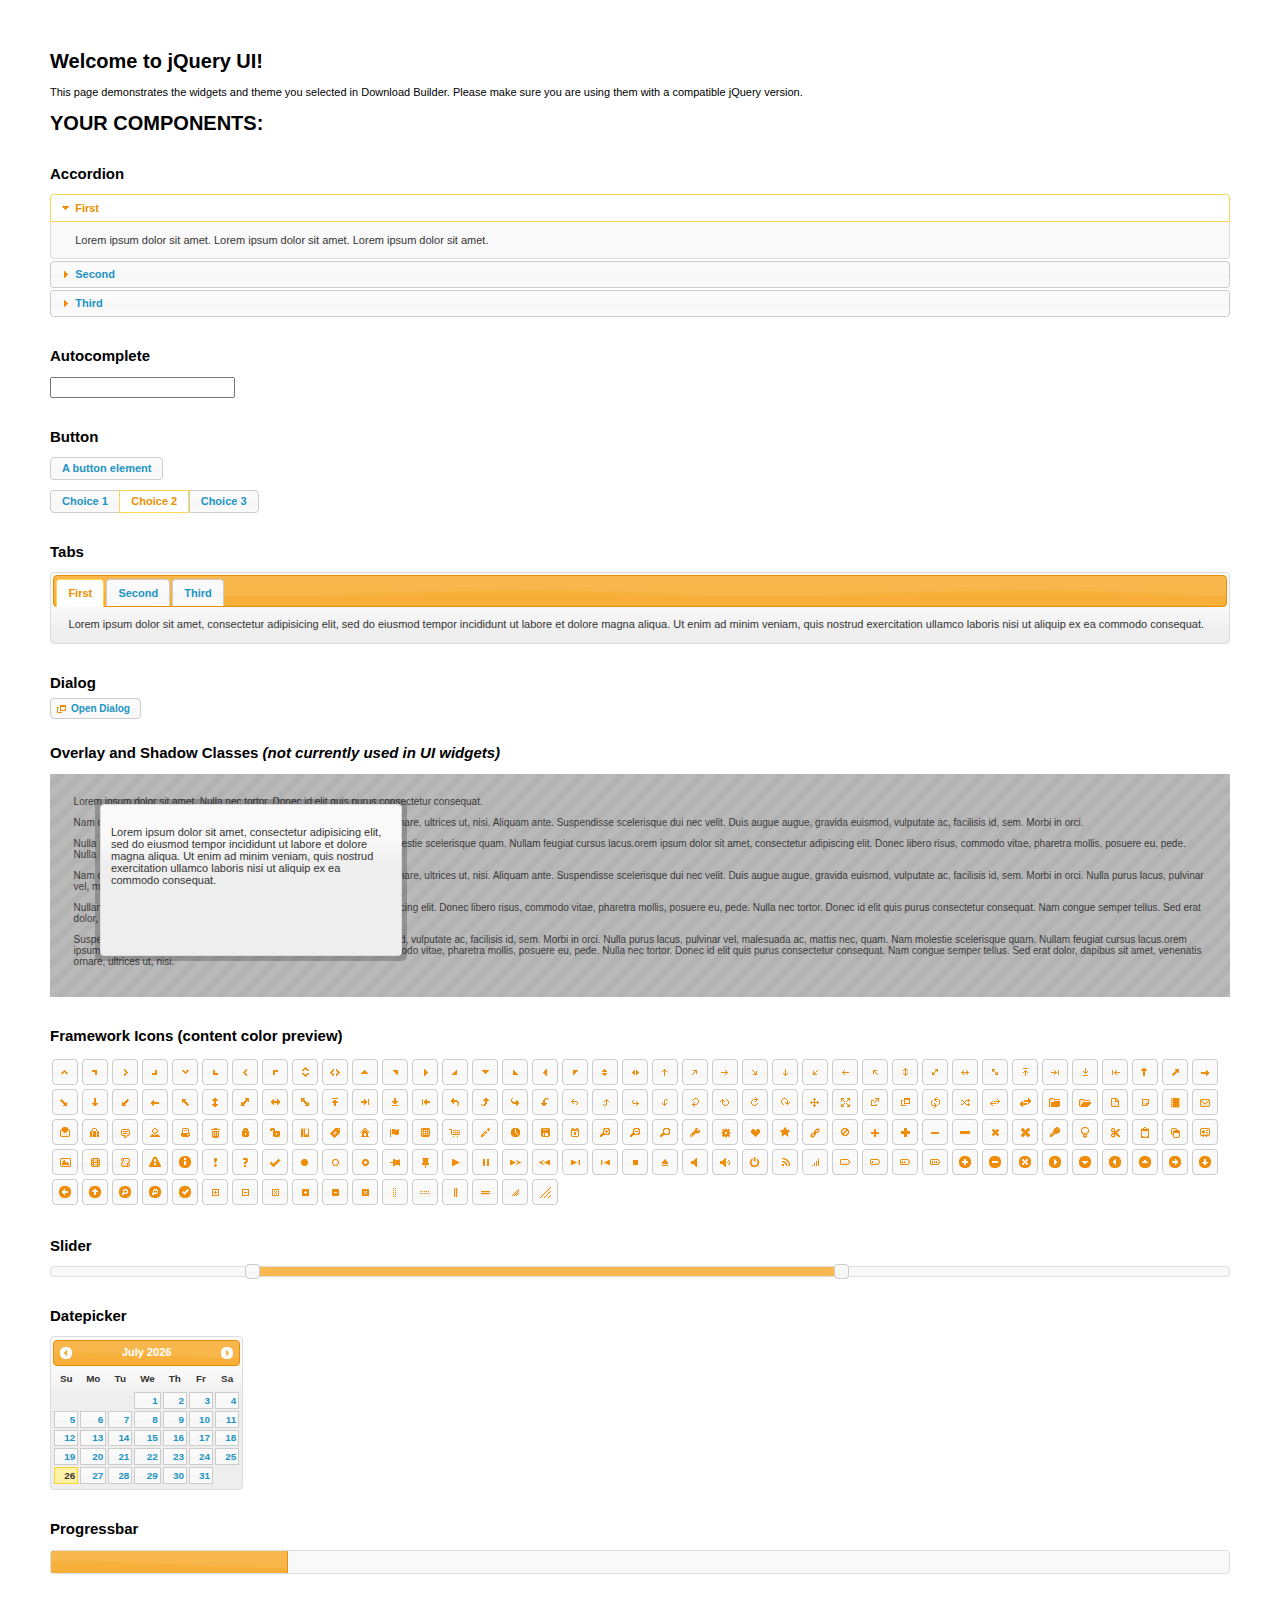
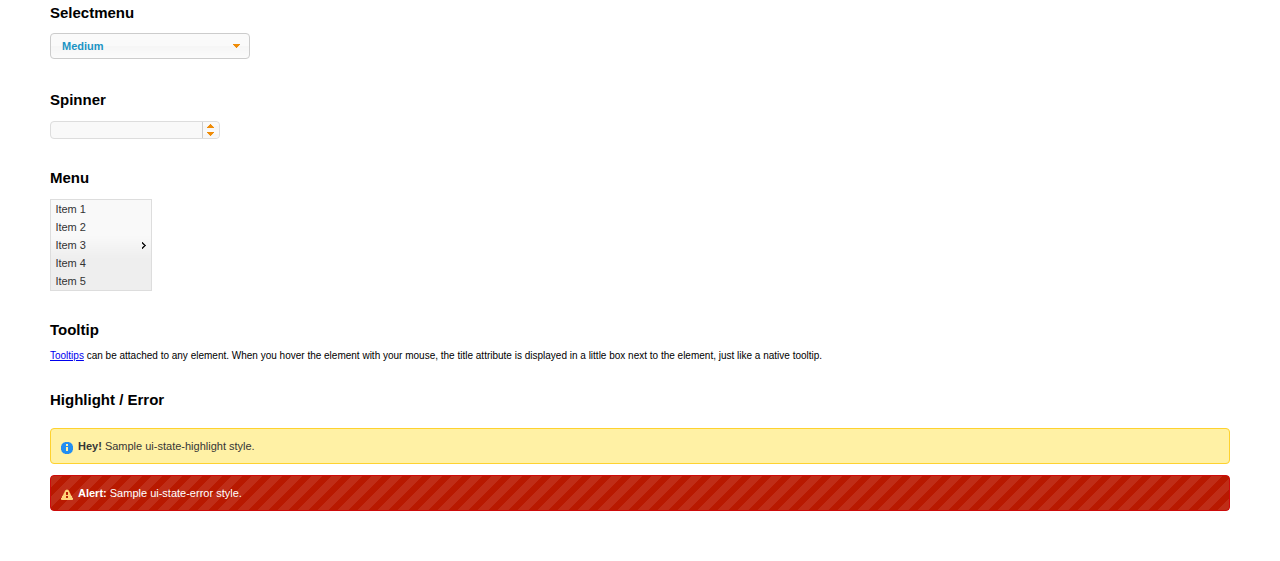
<file: jquery-ui-1.11.4/index.html>
<!doctype html>
<html lang="us">
<head>
	<meta charset="utf-8">
	<title>jQuery UI Example Page</title>
	<link href="jquery-ui.css" rel="stylesheet">
	<style>
	body{
		font: 62.5% "Trebuchet MS", sans-serif;
		margin: 50px;
	}
	.demoHeaders {
		margin-top: 2em;
	}
	#dialog-link {
		padding: .4em 1em .4em 20px;
		text-decoration: none;
		position: relative;
	}
	#dialog-link span.ui-icon {
		margin: 0 5px 0 0;
		position: absolute;
		left: .2em;
		top: 50%;
		margin-top: -8px;
	}
	#icons {
		margin: 0;
		padding: 0;
	}
	#icons li {
		margin: 2px;
		position: relative;
		padding: 4px 0;
		cursor: pointer;
		float: left;
		list-style: none;
	}
	#icons span.ui-icon {
		float: left;
		margin: 0 4px;
	}
	.fakewindowcontain .ui-widget-overlay {
		position: absolute;
	}
	select {
		width: 200px;
	}
	</style>
</head>
<body>

<h1>Welcome to jQuery UI!</h1>

<div class="ui-widget">
	<p>This page demonstrates the widgets and theme you selected in Download Builder. Please make sure you are using them with a compatible jQuery version.</p>
</div>

<h1>YOUR COMPONENTS:</h1>


<!-- Accordion -->
<h2 class="demoHeaders">Accordion</h2>
<div id="accordion">
	<h3>First</h3>
	<div>Lorem ipsum dolor sit amet. Lorem ipsum dolor sit amet. Lorem ipsum dolor sit amet.</div>
	<h3>Second</h3>
	<div>Phasellus mattis tincidunt nibh.</div>
	<h3>Third</h3>
	<div>Nam dui erat, auctor a, dignissim quis.</div>
</div>



<!-- Autocomplete -->
<h2 class="demoHeaders">Autocomplete</h2>
<div>
	<input id="autocomplete" title="type &quot;a&quot;">
</div>



<!-- Button -->
<h2 class="demoHeaders">Button</h2>
<button id="button">A button element</button>
<form style="margin-top: 1em;">
	<div id="radioset">
		<input type="radio" id="radio1" name="radio"><label for="radio1">Choice 1</label>
		<input type="radio" id="radio2" name="radio" checked="checked"><label for="radio2">Choice 2</label>
		<input type="radio" id="radio3" name="radio"><label for="radio3">Choice 3</label>
	</div>
</form>



<!-- Tabs -->
<h2 class="demoHeaders">Tabs</h2>
<div id="tabs">
	<ul>
		<li><a href="#tabs-1">First</a></li>
		<li><a href="#tabs-2">Second</a></li>
		<li><a href="#tabs-3">Third</a></li>
	</ul>
	<div id="tabs-1">Lorem ipsum dolor sit amet, consectetur adipisicing elit, sed do eiusmod tempor incididunt ut labore et dolore magna aliqua. Ut enim ad minim veniam, quis nostrud exercitation ullamco laboris nisi ut aliquip ex ea commodo consequat.</div>
	<div id="tabs-2">Phasellus mattis tincidunt nibh. Cras orci urna, blandit id, pretium vel, aliquet ornare, felis. Maecenas scelerisque sem non nisl. Fusce sed lorem in enim dictum bibendum.</div>
	<div id="tabs-3">Nam dui erat, auctor a, dignissim quis, sollicitudin eu, felis. Pellentesque nisi urna, interdum eget, sagittis et, consequat vestibulum, lacus. Mauris porttitor ullamcorper augue.</div>
</div>



<!-- Dialog NOTE: Dialog is not generated by UI in this demo so it can be visually styled in themeroller-->
<h2 class="demoHeaders">Dialog</h2>
<p><a href="#" id="dialog-link" class="ui-state-default ui-corner-all"><span class="ui-icon ui-icon-newwin"></span>Open Dialog</a></p>

<h2 class="demoHeaders">Overlay and Shadow Classes <em>(not currently used in UI widgets)</em></h2>
<div style="position: relative; width: 96%; height: 200px; padding:1% 2%; overflow:hidden;" class="fakewindowcontain">
	<p>Lorem ipsum dolor sit amet,  Nulla nec tortor. Donec id elit quis purus consectetur consequat. </p><p>Nam congue semper tellus. Sed erat dolor, dapibus sit amet, venenatis ornare, ultrices ut, nisi. Aliquam ante. Suspendisse scelerisque dui nec velit. Duis augue augue, gravida euismod, vulputate ac, facilisis id, sem. Morbi in orci. </p><p>Nulla purus lacus, pulvinar vel, malesuada ac, mattis nec, quam. Nam molestie scelerisque quam. Nullam feugiat cursus lacus.orem ipsum dolor sit amet, consectetur adipiscing elit. Donec libero risus, commodo vitae, pharetra mollis, posuere eu, pede. Nulla nec tortor. Donec id elit quis purus consectetur consequat. </p><p>Nam congue semper tellus. Sed erat dolor, dapibus sit amet, venenatis ornare, ultrices ut, nisi. Aliquam ante. Suspendisse scelerisque dui nec velit. Duis augue augue, gravida euismod, vulputate ac, facilisis id, sem. Morbi in orci. Nulla purus lacus, pulvinar vel, malesuada ac, mattis nec, quam. Nam molestie scelerisque quam. </p><p>Nullam feugiat cursus lacus.orem ipsum dolor sit amet, consectetur adipiscing elit. Donec libero risus, commodo vitae, pharetra mollis, posuere eu, pede. Nulla nec tortor. Donec id elit quis purus consectetur consequat. Nam congue semper tellus. Sed erat dolor, dapibus sit amet, venenatis ornare, ultrices ut, nisi. Aliquam ante. </p><p>Suspendisse scelerisque dui nec velit. Duis augue augue, gravida euismod, vulputate ac, facilisis id, sem. Morbi in orci. Nulla purus lacus, pulvinar vel, malesuada ac, mattis nec, quam. Nam molestie scelerisque quam. Nullam feugiat cursus lacus.orem ipsum dolor sit amet, consectetur adipiscing elit. Donec libero risus, commodo vitae, pharetra mollis, posuere eu, pede. Nulla nec tortor. Donec id elit quis purus consectetur consequat. Nam congue semper tellus. Sed erat dolor, dapibus sit amet, venenatis ornare, ultrices ut, nisi. </p>

	<!-- ui-dialog -->
	<div class="ui-overlay"><div class="ui-widget-overlay"></div><div class="ui-widget-shadow ui-corner-all" style="width: 302px; height: 152px; position: absolute; left: 50px; top: 30px;"></div></div>
	<div style="position: absolute; width: 280px; height: 130px;left: 50px; top: 30px; padding: 10px;" class="ui-widget ui-widget-content ui-corner-all">
		<div class="ui-dialog-content ui-widget-content" style="background: none; border: 0;">
			<p>Lorem ipsum dolor sit amet, consectetur adipisicing elit, sed do eiusmod tempor incididunt ut labore et dolore magna aliqua. Ut enim ad minim veniam, quis nostrud exercitation ullamco laboris nisi ut aliquip ex ea commodo consequat.</p>
		</div>
	</div>

</div>

<!-- ui-dialog -->
<div id="dialog" title="Dialog Title">
	<p>Lorem ipsum dolor sit amet, consectetur adipisicing elit, sed do eiusmod tempor incididunt ut labore et dolore magna aliqua. Ut enim ad minim veniam, quis nostrud exercitation ullamco laboris nisi ut aliquip ex ea commodo consequat.</p>
</div>



<h2 class="demoHeaders">Framework Icons (content color preview)</h2>
<ul id="icons" class="ui-widget ui-helper-clearfix">
	<li class="ui-state-default ui-corner-all" title=".ui-icon-carat-1-n"><span class="ui-icon ui-icon-carat-1-n"></span></li>
	<li class="ui-state-default ui-corner-all" title=".ui-icon-carat-1-ne"><span class="ui-icon ui-icon-carat-1-ne"></span></li>
	<li class="ui-state-default ui-corner-all" title=".ui-icon-carat-1-e"><span class="ui-icon ui-icon-carat-1-e"></span></li>
	<li class="ui-state-default ui-corner-all" title=".ui-icon-carat-1-se"><span class="ui-icon ui-icon-carat-1-se"></span></li>
	<li class="ui-state-default ui-corner-all" title=".ui-icon-carat-1-s"><span class="ui-icon ui-icon-carat-1-s"></span></li>
	<li class="ui-state-default ui-corner-all" title=".ui-icon-carat-1-sw"><span class="ui-icon ui-icon-carat-1-sw"></span></li>
	<li class="ui-state-default ui-corner-all" title=".ui-icon-carat-1-w"><span class="ui-icon ui-icon-carat-1-w"></span></li>
	<li class="ui-state-default ui-corner-all" title=".ui-icon-carat-1-nw"><span class="ui-icon ui-icon-carat-1-nw"></span></li>
	<li class="ui-state-default ui-corner-all" title=".ui-icon-carat-2-n-s"><span class="ui-icon ui-icon-carat-2-n-s"></span></li>
	<li class="ui-state-default ui-corner-all" title=".ui-icon-carat-2-e-w"><span class="ui-icon ui-icon-carat-2-e-w"></span></li>
	<li class="ui-state-default ui-corner-all" title=".ui-icon-triangle-1-n"><span class="ui-icon ui-icon-triangle-1-n"></span></li>
	<li class="ui-state-default ui-corner-all" title=".ui-icon-triangle-1-ne"><span class="ui-icon ui-icon-triangle-1-ne"></span></li>
	<li class="ui-state-default ui-corner-all" title=".ui-icon-triangle-1-e"><span class="ui-icon ui-icon-triangle-1-e"></span></li>
	<li class="ui-state-default ui-corner-all" title=".ui-icon-triangle-1-se"><span class="ui-icon ui-icon-triangle-1-se"></span></li>
	<li class="ui-state-default ui-corner-all" title=".ui-icon-triangle-1-s"><span class="ui-icon ui-icon-triangle-1-s"></span></li>
	<li class="ui-state-default ui-corner-all" title=".ui-icon-triangle-1-sw"><span class="ui-icon ui-icon-triangle-1-sw"></span></li>
	<li class="ui-state-default ui-corner-all" title=".ui-icon-triangle-1-w"><span class="ui-icon ui-icon-triangle-1-w"></span></li>
	<li class="ui-state-default ui-corner-all" title=".ui-icon-triangle-1-nw"><span class="ui-icon ui-icon-triangle-1-nw"></span></li>
	<li class="ui-state-default ui-corner-all" title=".ui-icon-triangle-2-n-s"><span class="ui-icon ui-icon-triangle-2-n-s"></span></li>
	<li class="ui-state-default ui-corner-all" title=".ui-icon-triangle-2-e-w"><span class="ui-icon ui-icon-triangle-2-e-w"></span></li>
	<li class="ui-state-default ui-corner-all" title=".ui-icon-arrow-1-n"><span class="ui-icon ui-icon-arrow-1-n"></span></li>
	<li class="ui-state-default ui-corner-all" title=".ui-icon-arrow-1-ne"><span class="ui-icon ui-icon-arrow-1-ne"></span></li>
	<li class="ui-state-default ui-corner-all" title=".ui-icon-arrow-1-e"><span class="ui-icon ui-icon-arrow-1-e"></span></li>
	<li class="ui-state-default ui-corner-all" title=".ui-icon-arrow-1-se"><span class="ui-icon ui-icon-arrow-1-se"></span></li>
	<li class="ui-state-default ui-corner-all" title=".ui-icon-arrow-1-s"><span class="ui-icon ui-icon-arrow-1-s"></span></li>
	<li class="ui-state-default ui-corner-all" title=".ui-icon-arrow-1-sw"><span class="ui-icon ui-icon-arrow-1-sw"></span></li>
	<li class="ui-state-default ui-corner-all" title=".ui-icon-arrow-1-w"><span class="ui-icon ui-icon-arrow-1-w"></span></li>
	<li class="ui-state-default ui-corner-all" title=".ui-icon-arrow-1-nw"><span class="ui-icon ui-icon-arrow-1-nw"></span></li>
	<li class="ui-state-default ui-corner-all" title=".ui-icon-arrow-2-n-s"><span class="ui-icon ui-icon-arrow-2-n-s"></span></li>
	<li class="ui-state-default ui-corner-all" title=".ui-icon-arrow-2-ne-sw"><span class="ui-icon ui-icon-arrow-2-ne-sw"></span></li>
	<li class="ui-state-default ui-corner-all" title=".ui-icon-arrow-2-e-w"><span class="ui-icon ui-icon-arrow-2-e-w"></span></li>
	<li class="ui-state-default ui-corner-all" title=".ui-icon-arrow-2-se-nw"><span class="ui-icon ui-icon-arrow-2-se-nw"></span></li>
	<li class="ui-state-default ui-corner-all" title=".ui-icon-arrowstop-1-n"><span class="ui-icon ui-icon-arrowstop-1-n"></span></li>
	<li class="ui-state-default ui-corner-all" title=".ui-icon-arrowstop-1-e"><span class="ui-icon ui-icon-arrowstop-1-e"></span></li>
	<li class="ui-state-default ui-corner-all" title=".ui-icon-arrowstop-1-s"><span class="ui-icon ui-icon-arrowstop-1-s"></span></li>
	<li class="ui-state-default ui-corner-all" title=".ui-icon-arrowstop-1-w"><span class="ui-icon ui-icon-arrowstop-1-w"></span></li>
	<li class="ui-state-default ui-corner-all" title=".ui-icon-arrowthick-1-n"><span class="ui-icon ui-icon-arrowthick-1-n"></span></li>
	<li class="ui-state-default ui-corner-all" title=".ui-icon-arrowthick-1-ne"><span class="ui-icon ui-icon-arrowthick-1-ne"></span></li>
	<li class="ui-state-default ui-corner-all" title=".ui-icon-arrowthick-1-e"><span class="ui-icon ui-icon-arrowthick-1-e"></span></li>
	<li class="ui-state-default ui-corner-all" title=".ui-icon-arrowthick-1-se"><span class="ui-icon ui-icon-arrowthick-1-se"></span></li>
	<li class="ui-state-default ui-corner-all" title=".ui-icon-arrowthick-1-s"><span class="ui-icon ui-icon-arrowthick-1-s"></span></li>
	<li class="ui-state-default ui-corner-all" title=".ui-icon-arrowthick-1-sw"><span class="ui-icon ui-icon-arrowthick-1-sw"></span></li>
	<li class="ui-state-default ui-corner-all" title=".ui-icon-arrowthick-1-w"><span class="ui-icon ui-icon-arrowthick-1-w"></span></li>
	<li class="ui-state-default ui-corner-all" title=".ui-icon-arrowthick-1-nw"><span class="ui-icon ui-icon-arrowthick-1-nw"></span></li>
	<li class="ui-state-default ui-corner-all" title=".ui-icon-arrowthick-2-n-s"><span class="ui-icon ui-icon-arrowthick-2-n-s"></span></li>
	<li class="ui-state-default ui-corner-all" title=".ui-icon-arrowthick-2-ne-sw"><span class="ui-icon ui-icon-arrowthick-2-ne-sw"></span></li>
	<li class="ui-state-default ui-corner-all" title=".ui-icon-arrowthick-2-e-w"><span class="ui-icon ui-icon-arrowthick-2-e-w"></span></li>
	<li class="ui-state-default ui-corner-all" title=".ui-icon-arrowthick-2-se-nw"><span class="ui-icon ui-icon-arrowthick-2-se-nw"></span></li>
	<li class="ui-state-default ui-corner-all" title=".ui-icon-arrowthickstop-1-n"><span class="ui-icon ui-icon-arrowthickstop-1-n"></span></li>
	<li class="ui-state-default ui-corner-all" title=".ui-icon-arrowthickstop-1-e"><span class="ui-icon ui-icon-arrowthickstop-1-e"></span></li>
	<li class="ui-state-default ui-corner-all" title=".ui-icon-arrowthickstop-1-s"><span class="ui-icon ui-icon-arrowthickstop-1-s"></span></li>
	<li class="ui-state-default ui-corner-all" title=".ui-icon-arrowthickstop-1-w"><span class="ui-icon ui-icon-arrowthickstop-1-w"></span></li>
	<li class="ui-state-default ui-corner-all" title=".ui-icon-arrowreturnthick-1-w"><span class="ui-icon ui-icon-arrowreturnthick-1-w"></span></li>
	<li class="ui-state-default ui-corner-all" title=".ui-icon-arrowreturnthick-1-n"><span class="ui-icon ui-icon-arrowreturnthick-1-n"></span></li>
	<li class="ui-state-default ui-corner-all" title=".ui-icon-arrowreturnthick-1-e"><span class="ui-icon ui-icon-arrowreturnthick-1-e"></span></li>
	<li class="ui-state-default ui-corner-all" title=".ui-icon-arrowreturnthick-1-s"><span class="ui-icon ui-icon-arrowreturnthick-1-s"></span></li>
	<li class="ui-state-default ui-corner-all" title=".ui-icon-arrowreturn-1-w"><span class="ui-icon ui-icon-arrowreturn-1-w"></span></li>
	<li class="ui-state-default ui-corner-all" title=".ui-icon-arrowreturn-1-n"><span class="ui-icon ui-icon-arrowreturn-1-n"></span></li>
	<li class="ui-state-default ui-corner-all" title=".ui-icon-arrowreturn-1-e"><span class="ui-icon ui-icon-arrowreturn-1-e"></span></li>
	<li class="ui-state-default ui-corner-all" title=".ui-icon-arrowreturn-1-s"><span class="ui-icon ui-icon-arrowreturn-1-s"></span></li>
	<li class="ui-state-default ui-corner-all" title=".ui-icon-arrowrefresh-1-w"><span class="ui-icon ui-icon-arrowrefresh-1-w"></span></li>
	<li class="ui-state-default ui-corner-all" title=".ui-icon-arrowrefresh-1-n"><span class="ui-icon ui-icon-arrowrefresh-1-n"></span></li>
	<li class="ui-state-default ui-corner-all" title=".ui-icon-arrowrefresh-1-e"><span class="ui-icon ui-icon-arrowrefresh-1-e"></span></li>
	<li class="ui-state-default ui-corner-all" title=".ui-icon-arrowrefresh-1-s"><span class="ui-icon ui-icon-arrowrefresh-1-s"></span></li>
	<li class="ui-state-default ui-corner-all" title=".ui-icon-arrow-4"><span class="ui-icon ui-icon-arrow-4"></span></li>
	<li class="ui-state-default ui-corner-all" title=".ui-icon-arrow-4-diag"><span class="ui-icon ui-icon-arrow-4-diag"></span></li>
	<li class="ui-state-default ui-corner-all" title=".ui-icon-extlink"><span class="ui-icon ui-icon-extlink"></span></li>
	<li class="ui-state-default ui-corner-all" title=".ui-icon-newwin"><span class="ui-icon ui-icon-newwin"></span></li>
	<li class="ui-state-default ui-corner-all" title=".ui-icon-refresh"><span class="ui-icon ui-icon-refresh"></span></li>
	<li class="ui-state-default ui-corner-all" title=".ui-icon-shuffle"><span class="ui-icon ui-icon-shuffle"></span></li>
	<li class="ui-state-default ui-corner-all" title=".ui-icon-transfer-e-w"><span class="ui-icon ui-icon-transfer-e-w"></span></li>
	<li class="ui-state-default ui-corner-all" title=".ui-icon-transferthick-e-w"><span class="ui-icon ui-icon-transferthick-e-w"></span></li>
	<li class="ui-state-default ui-corner-all" title=".ui-icon-folder-collapsed"><span class="ui-icon ui-icon-folder-collapsed"></span></li>
	<li class="ui-state-default ui-corner-all" title=".ui-icon-folder-open"><span class="ui-icon ui-icon-folder-open"></span></li>
	<li class="ui-state-default ui-corner-all" title=".ui-icon-document"><span class="ui-icon ui-icon-document"></span></li>
	<li class="ui-state-default ui-corner-all" title=".ui-icon-document-b"><span class="ui-icon ui-icon-document-b"></span></li>
	<li class="ui-state-default ui-corner-all" title=".ui-icon-note"><span class="ui-icon ui-icon-note"></span></li>
	<li class="ui-state-default ui-corner-all" title=".ui-icon-mail-closed"><span class="ui-icon ui-icon-mail-closed"></span></li>
	<li class="ui-state-default ui-corner-all" title=".ui-icon-mail-open"><span class="ui-icon ui-icon-mail-open"></span></li>
	<li class="ui-state-default ui-corner-all" title=".ui-icon-suitcase"><span class="ui-icon ui-icon-suitcase"></span></li>
	<li class="ui-state-default ui-corner-all" title=".ui-icon-comment"><span class="ui-icon ui-icon-comment"></span></li>
	<li class="ui-state-default ui-corner-all" title=".ui-icon-person"><span class="ui-icon ui-icon-person"></span></li>
	<li class="ui-state-default ui-corner-all" title=".ui-icon-print"><span class="ui-icon ui-icon-print"></span></li>
	<li class="ui-state-default ui-corner-all" title=".ui-icon-trash"><span class="ui-icon ui-icon-trash"></span></li>
	<li class="ui-state-default ui-corner-all" title=".ui-icon-locked"><span class="ui-icon ui-icon-locked"></span></li>
	<li class="ui-state-default ui-corner-all" title=".ui-icon-unlocked"><span class="ui-icon ui-icon-unlocked"></span></li>
	<li class="ui-state-default ui-corner-all" title=".ui-icon-bookmark"><span class="ui-icon ui-icon-bookmark"></span></li>
	<li class="ui-state-default ui-corner-all" title=".ui-icon-tag"><span class="ui-icon ui-icon-tag"></span></li>
	<li class="ui-state-default ui-corner-all" title=".ui-icon-home"><span class="ui-icon ui-icon-home"></span></li>
	<li class="ui-state-default ui-corner-all" title=".ui-icon-flag"><span class="ui-icon ui-icon-flag"></span></li>
	<li class="ui-state-default ui-corner-all" title=".ui-icon-calculator"><span class="ui-icon ui-icon-calculator"></span></li>
	<li class="ui-state-default ui-corner-all" title=".ui-icon-cart"><span class="ui-icon ui-icon-cart"></span></li>
	<li class="ui-state-default ui-corner-all" title=".ui-icon-pencil"><span class="ui-icon ui-icon-pencil"></span></li>
	<li class="ui-state-default ui-corner-all" title=".ui-icon-clock"><span class="ui-icon ui-icon-clock"></span></li>
	<li class="ui-state-default ui-corner-all" title=".ui-icon-disk"><span class="ui-icon ui-icon-disk"></span></li>
	<li class="ui-state-default ui-corner-all" title=".ui-icon-calendar"><span class="ui-icon ui-icon-calendar"></span></li>
	<li class="ui-state-default ui-corner-all" title=".ui-icon-zoomin"><span class="ui-icon ui-icon-zoomin"></span></li>
	<li class="ui-state-default ui-corner-all" title=".ui-icon-zoomout"><span class="ui-icon ui-icon-zoomout"></span></li>
	<li class="ui-state-default ui-corner-all" title=".ui-icon-search"><span class="ui-icon ui-icon-search"></span></li>
	<li class="ui-state-default ui-corner-all" title=".ui-icon-wrench"><span class="ui-icon ui-icon-wrench"></span></li>
	<li class="ui-state-default ui-corner-all" title=".ui-icon-gear"><span class="ui-icon ui-icon-gear"></span></li>
	<li class="ui-state-default ui-corner-all" title=".ui-icon-heart"><span class="ui-icon ui-icon-heart"></span></li>
	<li class="ui-state-default ui-corner-all" title=".ui-icon-star"><span class="ui-icon ui-icon-star"></span></li>
	<li class="ui-state-default ui-corner-all" title=".ui-icon-link"><span class="ui-icon ui-icon-link"></span></li>
	<li class="ui-state-default ui-corner-all" title=".ui-icon-cancel"><span class="ui-icon ui-icon-cancel"></span></li>
	<li class="ui-state-default ui-corner-all" title=".ui-icon-plus"><span class="ui-icon ui-icon-plus"></span></li>
	<li class="ui-state-default ui-corner-all" title=".ui-icon-plusthick"><span class="ui-icon ui-icon-plusthick"></span></li>
	<li class="ui-state-default ui-corner-all" title=".ui-icon-minus"><span class="ui-icon ui-icon-minus"></span></li>
	<li class="ui-state-default ui-corner-all" title=".ui-icon-minusthick"><span class="ui-icon ui-icon-minusthick"></span></li>
	<li class="ui-state-default ui-corner-all" title=".ui-icon-close"><span class="ui-icon ui-icon-close"></span></li>
	<li class="ui-state-default ui-corner-all" title=".ui-icon-closethick"><span class="ui-icon ui-icon-closethick"></span></li>
	<li class="ui-state-default ui-corner-all" title=".ui-icon-key"><span class="ui-icon ui-icon-key"></span></li>
	<li class="ui-state-default ui-corner-all" title=".ui-icon-lightbulb"><span class="ui-icon ui-icon-lightbulb"></span></li>
	<li class="ui-state-default ui-corner-all" title=".ui-icon-scissors"><span class="ui-icon ui-icon-scissors"></span></li>
	<li class="ui-state-default ui-corner-all" title=".ui-icon-clipboard"><span class="ui-icon ui-icon-clipboard"></span></li>
	<li class="ui-state-default ui-corner-all" title=".ui-icon-copy"><span class="ui-icon ui-icon-copy"></span></li>
	<li class="ui-state-default ui-corner-all" title=".ui-icon-contact"><span class="ui-icon ui-icon-contact"></span></li>
	<li class="ui-state-default ui-corner-all" title=".ui-icon-image"><span class="ui-icon ui-icon-image"></span></li>
	<li class="ui-state-default ui-corner-all" title=".ui-icon-video"><span class="ui-icon ui-icon-video"></span></li>
	<li class="ui-state-default ui-corner-all" title=".ui-icon-script"><span class="ui-icon ui-icon-script"></span></li>
	<li class="ui-state-default ui-corner-all" title=".ui-icon-alert"><span class="ui-icon ui-icon-alert"></span></li>
	<li class="ui-state-default ui-corner-all" title=".ui-icon-info"><span class="ui-icon ui-icon-info"></span></li>
	<li class="ui-state-default ui-corner-all" title=".ui-icon-notice"><span class="ui-icon ui-icon-notice"></span></li>
	<li class="ui-state-default ui-corner-all" title=".ui-icon-help"><span class="ui-icon ui-icon-help"></span></li>
	<li class="ui-state-default ui-corner-all" title=".ui-icon-check"><span class="ui-icon ui-icon-check"></span></li>
	<li class="ui-state-default ui-corner-all" title=".ui-icon-bullet"><span class="ui-icon ui-icon-bullet"></span></li>
	<li class="ui-state-default ui-corner-all" title=".ui-icon-radio-off"><span class="ui-icon ui-icon-radio-off"></span></li>
	<li class="ui-state-default ui-corner-all" title=".ui-icon-radio-on"><span class="ui-icon ui-icon-radio-on"></span></li>
	<li class="ui-state-default ui-corner-all" title=".ui-icon-pin-w"><span class="ui-icon ui-icon-pin-w"></span></li>
	<li class="ui-state-default ui-corner-all" title=".ui-icon-pin-s"><span class="ui-icon ui-icon-pin-s"></span></li>
	<li class="ui-state-default ui-corner-all" title=".ui-icon-play"><span class="ui-icon ui-icon-play"></span></li>
	<li class="ui-state-default ui-corner-all" title=".ui-icon-pause"><span class="ui-icon ui-icon-pause"></span></li>
	<li class="ui-state-default ui-corner-all" title=".ui-icon-seek-next"><span class="ui-icon ui-icon-seek-next"></span></li>
	<li class="ui-state-default ui-corner-all" title=".ui-icon-seek-prev"><span class="ui-icon ui-icon-seek-prev"></span></li>
	<li class="ui-state-default ui-corner-all" title=".ui-icon-seek-end"><span class="ui-icon ui-icon-seek-end"></span></li>
	<li class="ui-state-default ui-corner-all" title=".ui-icon-seek-first"><span class="ui-icon ui-icon-seek-first"></span></li>
	<li class="ui-state-default ui-corner-all" title=".ui-icon-stop"><span class="ui-icon ui-icon-stop"></span></li>
	<li class="ui-state-default ui-corner-all" title=".ui-icon-eject"><span class="ui-icon ui-icon-eject"></span></li>
	<li class="ui-state-default ui-corner-all" title=".ui-icon-volume-off"><span class="ui-icon ui-icon-volume-off"></span></li>
	<li class="ui-state-default ui-corner-all" title=".ui-icon-volume-on"><span class="ui-icon ui-icon-volume-on"></span></li>
	<li class="ui-state-default ui-corner-all" title=".ui-icon-power"><span class="ui-icon ui-icon-power"></span></li>
	<li class="ui-state-default ui-corner-all" title=".ui-icon-signal-diag"><span class="ui-icon ui-icon-signal-diag"></span></li>
	<li class="ui-state-default ui-corner-all" title=".ui-icon-signal"><span class="ui-icon ui-icon-signal"></span></li>
	<li class="ui-state-default ui-corner-all" title=".ui-icon-battery-0"><span class="ui-icon ui-icon-battery-0"></span></li>
	<li class="ui-state-default ui-corner-all" title=".ui-icon-battery-1"><span class="ui-icon ui-icon-battery-1"></span></li>
	<li class="ui-state-default ui-corner-all" title=".ui-icon-battery-2"><span class="ui-icon ui-icon-battery-2"></span></li>
	<li class="ui-state-default ui-corner-all" title=".ui-icon-battery-3"><span class="ui-icon ui-icon-battery-3"></span></li>
	<li class="ui-state-default ui-corner-all" title=".ui-icon-circle-plus"><span class="ui-icon ui-icon-circle-plus"></span></li>
	<li class="ui-state-default ui-corner-all" title=".ui-icon-circle-minus"><span class="ui-icon ui-icon-circle-minus"></span></li>
	<li class="ui-state-default ui-corner-all" title=".ui-icon-circle-close"><span class="ui-icon ui-icon-circle-close"></span></li>
	<li class="ui-state-default ui-corner-all" title=".ui-icon-circle-triangle-e"><span class="ui-icon ui-icon-circle-triangle-e"></span></li>
	<li class="ui-state-default ui-corner-all" title=".ui-icon-circle-triangle-s"><span class="ui-icon ui-icon-circle-triangle-s"></span></li>
	<li class="ui-state-default ui-corner-all" title=".ui-icon-circle-triangle-w"><span class="ui-icon ui-icon-circle-triangle-w"></span></li>
	<li class="ui-state-default ui-corner-all" title=".ui-icon-circle-triangle-n"><span class="ui-icon ui-icon-circle-triangle-n"></span></li>
	<li class="ui-state-default ui-corner-all" title=".ui-icon-circle-arrow-e"><span class="ui-icon ui-icon-circle-arrow-e"></span></li>
	<li class="ui-state-default ui-corner-all" title=".ui-icon-circle-arrow-s"><span class="ui-icon ui-icon-circle-arrow-s"></span></li>
	<li class="ui-state-default ui-corner-all" title=".ui-icon-circle-arrow-w"><span class="ui-icon ui-icon-circle-arrow-w"></span></li>
	<li class="ui-state-default ui-corner-all" title=".ui-icon-circle-arrow-n"><span class="ui-icon ui-icon-circle-arrow-n"></span></li>
	<li class="ui-state-default ui-corner-all" title=".ui-icon-circle-zoomin"><span class="ui-icon ui-icon-circle-zoomin"></span></li>
	<li class="ui-state-default ui-corner-all" title=".ui-icon-circle-zoomout"><span class="ui-icon ui-icon-circle-zoomout"></span></li>
	<li class="ui-state-default ui-corner-all" title=".ui-icon-circle-check"><span class="ui-icon ui-icon-circle-check"></span></li>
	<li class="ui-state-default ui-corner-all" title=".ui-icon-circlesmall-plus"><span class="ui-icon ui-icon-circlesmall-plus"></span></li>
	<li class="ui-state-default ui-corner-all" title=".ui-icon-circlesmall-minus"><span class="ui-icon ui-icon-circlesmall-minus"></span></li>
	<li class="ui-state-default ui-corner-all" title=".ui-icon-circlesmall-close"><span class="ui-icon ui-icon-circlesmall-close"></span></li>
	<li class="ui-state-default ui-corner-all" title=".ui-icon-squaresmall-plus"><span class="ui-icon ui-icon-squaresmall-plus"></span></li>
	<li class="ui-state-default ui-corner-all" title=".ui-icon-squaresmall-minus"><span class="ui-icon ui-icon-squaresmall-minus"></span></li>
	<li class="ui-state-default ui-corner-all" title=".ui-icon-squaresmall-close"><span class="ui-icon ui-icon-squaresmall-close"></span></li>
	<li class="ui-state-default ui-corner-all" title=".ui-icon-grip-dotted-vertical"><span class="ui-icon ui-icon-grip-dotted-vertical"></span></li>
	<li class="ui-state-default ui-corner-all" title=".ui-icon-grip-dotted-horizontal"><span class="ui-icon ui-icon-grip-dotted-horizontal"></span></li>
	<li class="ui-state-default ui-corner-all" title=".ui-icon-grip-solid-vertical"><span class="ui-icon ui-icon-grip-solid-vertical"></span></li>
	<li class="ui-state-default ui-corner-all" title=".ui-icon-grip-solid-horizontal"><span class="ui-icon ui-icon-grip-solid-horizontal"></span></li>
	<li class="ui-state-default ui-corner-all" title=".ui-icon-gripsmall-diagonal-se"><span class="ui-icon ui-icon-gripsmall-diagonal-se"></span></li>
	<li class="ui-state-default ui-corner-all" title=".ui-icon-grip-diagonal-se"><span class="ui-icon ui-icon-grip-diagonal-se"></span></li>
</ul>


<!-- Slider -->
<h2 class="demoHeaders">Slider</h2>
<div id="slider"></div>



<!-- Datepicker -->
<h2 class="demoHeaders">Datepicker</h2>
<div id="datepicker"></div>



<!-- Progressbar -->
<h2 class="demoHeaders">Progressbar</h2>
<div id="progressbar"></div>



<!-- Progressbar -->
<h2 class="demoHeaders">Selectmenu</h2>
<select id="selectmenu">
	<option>Slower</option>
	<option>Slow</option>
	<option selected="selected">Medium</option>
	<option>Fast</option>
	<option>Faster</option>
</select>



<!-- Spinner -->
<h2 class="demoHeaders">Spinner</h2>
<input id="spinner">



<!-- Menu -->
<h2 class="demoHeaders">Menu</h2>
<ul style="width:100px;" id="menu">
	<li>Item 1</li>
	<li>Item 2</li>
	<li>Item 3
		<ul>
			<li>Item 3-1</li>
			<li>Item 3-2</li>
			<li>Item 3-3</li>
			<li>Item 3-4</li>
			<li>Item 3-5</li>
		</ul>
	</li>
	<li>Item 4</li>
	<li>Item 5</li>
</ul>



<!-- Tooltip -->
<h2 class="demoHeaders">Tooltip</h2>
<p id="tooltip">
	<a href="#" title="That&apos;s what this widget is">Tooltips</a> can be attached to any element. When you hover
the element with your mouse, the title attribute is displayed in a little box next to the element, just like a native tooltip.
</p>


<!-- Highlight / Error -->
<h2 class="demoHeaders">Highlight / Error</h2>
<div class="ui-widget">
	<div class="ui-state-highlight ui-corner-all" style="margin-top: 20px; padding: 0 .7em;">
		<p><span class="ui-icon ui-icon-info" style="float: left; margin-right: .3em;"></span>
		<strong>Hey!</strong> Sample ui-state-highlight style.</p>
	</div>
</div>
<br>
<div class="ui-widget">
	<div class="ui-state-error ui-corner-all" style="padding: 0 .7em;">
		<p><span class="ui-icon ui-icon-alert" style="float: left; margin-right: .3em;"></span>
		<strong>Alert:</strong> Sample ui-state-error style.</p>
	</div>
</div>

<script src="external/jquery/jquery.js"></script>
<script src="jquery-ui.js"></script>
<script>

$( "#accordion" ).accordion();



var availableTags = [
	"ActionScript",
	"AppleScript",
	"Asp",
	"BASIC",
	"C",
	"C++",
	"Clojure",
	"COBOL",
	"ColdFusion",
	"Erlang",
	"Fortran",
	"Groovy",
	"Haskell",
	"Java",
	"JavaScript",
	"Lisp",
	"Perl",
	"PHP",
	"Python",
	"Ruby",
	"Scala",
	"Scheme"
];
$( "#autocomplete" ).autocomplete({
	source: availableTags
});



$( "#button" ).button();
$( "#radioset" ).buttonset();



$( "#tabs" ).tabs();



$( "#dialog" ).dialog({
	autoOpen: false,
	width: 400,
	buttons: [
		{
			text: "Ok",
			click: function() {
				$( this ).dialog( "close" );
			}
		},
		{
			text: "Cancel",
			click: function() {
				$( this ).dialog( "close" );
			}
		}
	]
});

// Link to open the dialog
$( "#dialog-link" ).click(function( event ) {
	$( "#dialog" ).dialog( "open" );
	event.preventDefault();
});



$( "#datepicker" ).datepicker({
	inline: true
});



$( "#slider" ).slider({
	range: true,
	values: [ 17, 67 ]
});



$( "#progressbar" ).progressbar({
	value: 20
});



$( "#spinner" ).spinner();



$( "#menu" ).menu();



$( "#tooltip" ).tooltip();



$( "#selectmenu" ).selectmenu();


// Hover states on the static widgets
$( "#dialog-link, #icons li" ).hover(
	function() {
		$( this ).addClass( "ui-state-hover" );
	},
	function() {
		$( this ).removeClass( "ui-state-hover" );
	}
);
</script>
</body>
</html>
</file>
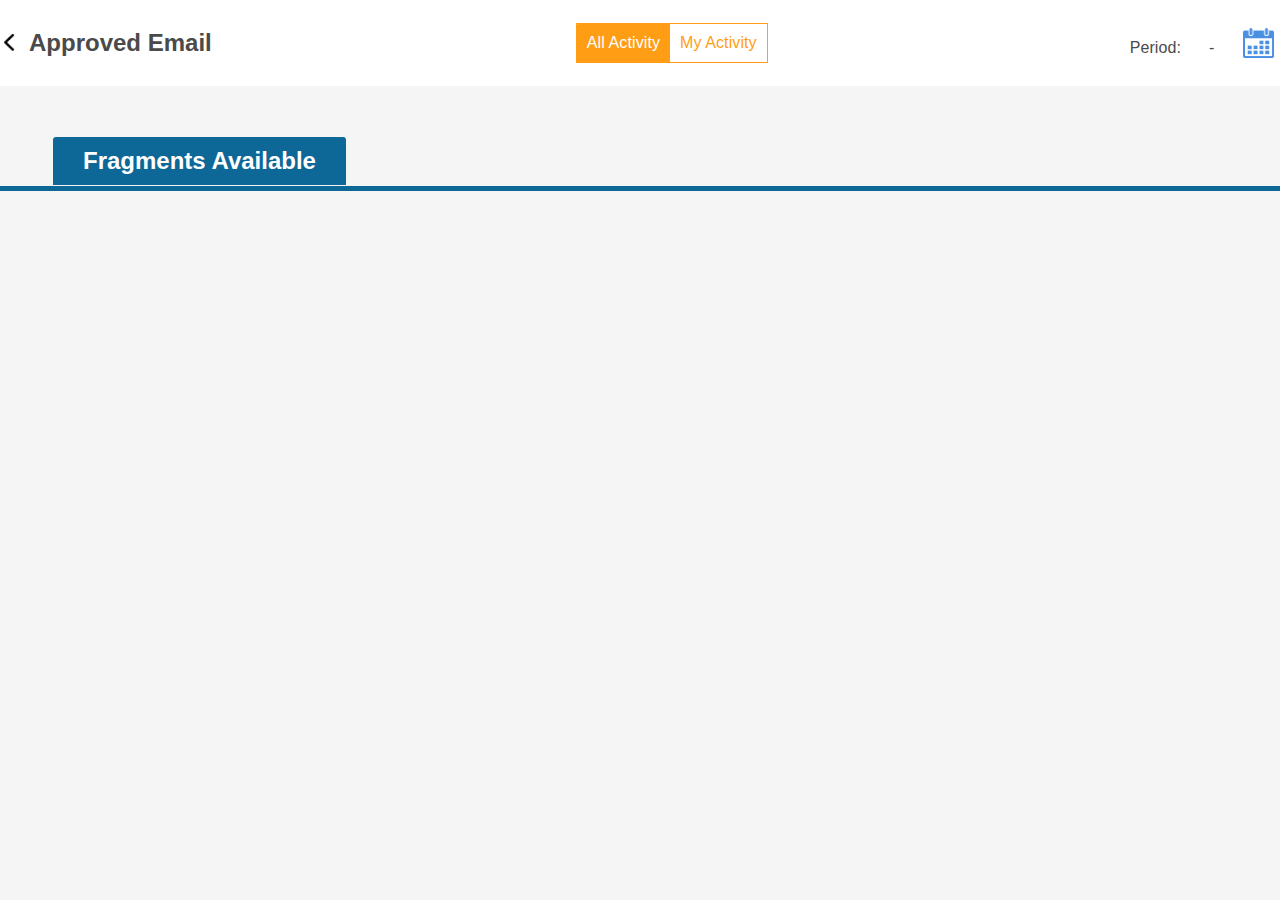
<file: approvedEmail.html>
<html>
	<head>
		<script src="approvedEmail.js" type="text/javascript"></script>
		<script src="scripts.js" type="text/javascript"></script>
		<script src="veevaMessages.js" type="text/javascript"></script>
		<script src="q/q.js"></script>
		<script src="jquery-ui-1.11.4/external/jquery/jquery.js"></script>
		<script src="jquery-ui-1.11.4/jquery-ui.min.js"></script>
		<script src="scripts/lib.js"></script>
		<link rel="stylesheet" href="styles.css">
	</head>
	<body onload="init()">
		<div class="pageHeaderDiv">
			<table class="pageHeaderDivTable">
				<tr>
					<td align='left' class="pageHeaderDivTableTd" onclick="goBack();">
						<img src="images/fa-angle-left.png" height="18" style="display: inline-block;"/>
						<div class="pageHeaderTitle" id="aeTitleLabel">Approved Email</div>
					</td>
					<td align='center' class="pageHeaderDivTableTd">
						<table class="activityButtonsTable">
							<tr>
								<td class="pageHeaderActivityBtnSelected" style="border-radius: 3px 0px 0px 3px;" id="allActivityBtn" onclick="aeAllActivityClicked()">
									All Activity
								</td>
								<td class="pageHeaderActivityBtnNotSelected" style="border-radius: 0px 3px 3px 0px;" id="myActivityBtn" onclick="aeMyActivityClicked()">
									My Activity
								</td>
							</tr>
						</table>
					</td>
					<td align='right' class="pageHeaderDivTableTd">
						<table id="timePeriodTable">
							<tr>
								<td>
									<div class="timePeriodLabel" id="timePeriodLabel">Period: </div>
								</td>
								<td>
									<div class="timePeriodValue" id="periodStartDate"></div>
								</td>
								<td>
									<div class="timePeriodLabel">-</div>
								</td>
								<td>
									<div class="timePeriodValue" id="periodEndDate"></div>
								</td>
								<td>
									<div class="timePeriodImgDiv"><img src="images/calendar-icon.png" height="30"/></div>
								</td>
							</tr>
						</table>
					</td>
				</tr>
			</table>
		</div>
		<div>
			<div style="margin-top: 50px;">
				<table style="border-collapse: collapse;">
					<tr>
						<td style="width: 50px;">
							
						</td>
						<td>
							<div class="tabSelected" id="fragsAvailableTab" onclick="fragsAvailableTabClicked()">
								Fragments Available
							</div>
						</td>
					</tr>
				</table>
			</div>
			<div style="height: 5px; background: #0d6797; width: 100%"></div>
		</div>
		<div id="dataTblDiv" style="margin-top: 50px; margin-left: 10px;margin-right: 10px;">
			
		</div>
		<div id="ResultsDiv" style="margin-bottom: 50px;"></div>
	</body>
</html>
</file>
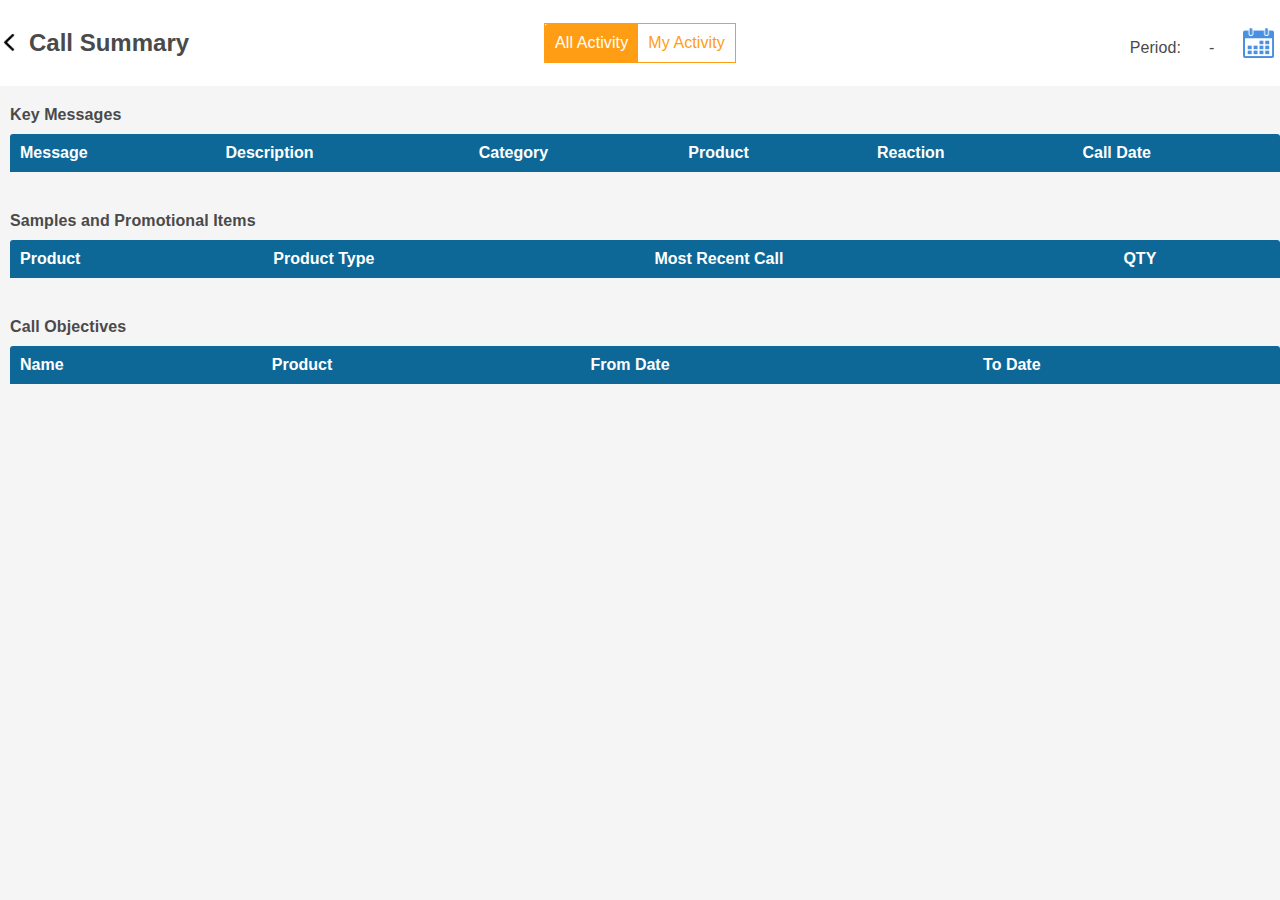
<file: callSummary.html>
<html>
	<head>
		<script src="scripts.js" type="text/javascript"></script>
		<script src="callSummary.js" type="text/javascript"></script>
		<script src="veevaMessages.js" type="text/javascript"></script>
		<script src="q/q.js"></script>
		<script src="jquery-ui-1.11.4/external/jquery/jquery.js"></script>
		<script src="jquery-ui-1.11.4/jquery-ui.min.js"></script>
		<script src="scripts/lib.js"></script>
		<link rel="stylesheet" href="styles.css">
	</head>
	<body onload="initCallSummary()">
		<div class="pageHeaderDiv">
				<table class="pageHeaderDivTable">
					<tr>
						<td align='left' class="pageHeaderDivTableTd" onclick="goBack();">
							<img src="images/fa-angle-left.png" height="18" style="display: inline-block;"/>
							<div class="pageHeaderTitle" id="callSummaryTitle">Call Summary</div>
						</td>
						<td align='center' class="pageHeaderDivTableCenterTd">
							<table class="activityButtonsTable">
								<tr>
									<td class="pageHeaderActivityBtnSelected" style="border-radius: 3px 0px 0px 3px;" id="callAllActivityBtn" onclick="allActivityClicked()">
										All Activity
									</td>
									<td class="pageHeaderActivityBtnNotSelected" style="border-radius: 0px 3px 3px 0px;" id="callMyActivityBtn" onclick="myActivityClicked()">
										My Activity
									</td>
								</tr>
							</table>
						</td>
						<td align='right' class="pageHeaderDivTableTd">
							<table>
								<tr>
									<td>
										<div class="timePeriodLabel" id="callSummaryTimePeriodLabel">Period: </div>
									</td>
									<td>
										<div class="timePeriodValue" id="periodStartDate"></div>
									</td>
									<td>
										<div class="timePeriodLabel">-</div>
									</td>
									<td>
										<div class="timePeriodValue" id="periodEndDate"></div>
									</td>
									<td>
										<div class="timePeriodImgDiv"><img src="images/calendar-icon.png" height="30"/></div>
									</td>
								</tr>
							</table>
						</td>
					</tr>
				</table>
			</div>

		<div class="dataListSection" style="margin-left: 10px;">
			<div class="dataListHeader" id="keyMsgsTitle">Key Messages</div>
			<table id="keyMsgsTable" class="dataTable" width="100%">
				<tr>
					<th id="keyMsgNameLabel" style="border-radius: 3px 0px 0px 0px;">Message</th>
					<th id="keyMsgDescLabel">Description</th>
					<th id="keyMsgCategoryLabel">Category</th>
					<th id="keyMsgProdLabel">Product</th>
					<th id="keyMsgReactionLabel">Reaction</th>
					<th id="keyMsgCallDateLabel" style="border-radius: 0px 3px 0px 0px;">Call Date</th>
				</tr>
			</table>
		</div>
		<div class="dataListSection" style="margin-left: 10px;">
			<div class="dataListHeader" id="samplesTitle">Samples and Promotional Items</div>
			<table id="samplesTable" class="dataTable" width="100%">
				<tr>
					<th id="sampleTableProdLabel" style="border-radius: 3px 0px 0px 0px;">Product</th>
					<th id="sampleTableProdTypeLabel">Product Type</th>
					<th id="sampleTableCallDateLabel">Most Recent Call</th>
					<th id="sampleTableQTYLabel" style="border-radius: 0px 3px 0px 0px;">QTY</th>
				</tr>
			</table>
		</div>
		<div class="dataListSection" style="margin-left: 10px;">
			<div class="dataListHeader" id="callObjectivesTitle">Call Objectives</div>
			<table id="callObjectiveTable" class="dataTable" width="100%">
				<tr>
					<th id="callObjectiveNameLabel" style="border-radius: 3px 0px 0px 0px;">Name</th>
					<th id="callObjectiveProdLabel">Product</th>
					<th id="callObjectiveFromLabel">From Date</th>
					<th id="callObjectiveToLabel" style="border-radius: 0px 3px 0px 0px;">To Date</th>
				</tr>
			</table>
		</div>
		<div id="ResultsDiv" style="margin-bottom: 50px;"></div>
	</body>
</html>
</file>
<file: styles.css>
body {
	font-family: "HelveticaNeue-Light", "Helvetica Neue Light", "Helvetica Neue", Helvetica, Arial, "Lucida Grande", sans-serif;
	background: #F5F5F5;
	margin: 0px;
	padding: 0px;
}
.pageHeaderTitle{
	display:inline-block;
	margin-left:10px;
	margin-right:10px;
	font-size: 24px;
  	font-weight: bold;
  	color: #4a4a4a;
}
.pageHeaderDiv{
	background: white;
	padding-top: 20px;
	padding-bottom: 20px;
}
.pageHeaderDivTable{
	width: 100%;
}
.pageHeaderDivTableTd{
	width: 35%
}
.pageHeaderDivTableCenterTd{
	width: 30%
}
.pageHeaderViewDetails{
	display:inline-block;
	margin-right:10px;
	font-size: 16px;
  	font-weight: bold;
  	letter-spacing: 0.1px;
  	color: #4a90e2;
}
.activityButtonsTable{
	border: solid 1px #ff9e15;
	border-radius: 3px;
	border-collapse: collapse;
}
.pageHeaderActivityBtnSelected{
	
	font-size: 16px;
  	letter-spacing: 0.1px;
  	color: white;
  	text-align: center;
  	background-color: #ff9e15;
  	padding-left: 10px;
  	padding-right: 10px;
  	padding-top: 10px;
  	padding-bottom: 10px;
}
.pageHeaderActivityBtnNotSelected{
	
	font-size: 16px;
  	letter-spacing: 0.1px;
  	color: #ff9e15;	
  	text-align: center;
  	background-color: white;
  	padding-left: 10px;
  	padding-right: 10px;
}
.timePeriodLabel{
	margin-top: 10px;
	margin-left:10px;
	color: #4a4a4a;
	font-size: 16px;
	letter-spacing: 0.1px;
}
.timePeriodValue{
	margin-top: 10px;
	margin-left:10px;
	color: #4a4a4a;
	font-size: 16px;
	letter-spacing: 0.1px;
	font-weight: bold;
}
.timePeriodImgDiv{
	margin-left:10px;
}
.filtersLabel{
	display:inline-block;
	margin-right:10px;
	font-size: 16px;
  	font-weight: normal;
  	letter-spacing: 0.1px;
  	color: #4a4a4a;
}
.filterDropdown{
	display:inline-block;
	margin-left:20px;
}
.clearFilters{
	display:inline-block;
	margin-left:20px;
	font-size: 16px;
	letter-spacing: 0.1px;
  	color: #4a90e2;
}
.callSummaryDataDiv{
	background: white;
	width: 100%;
	border-radius: 3px;"
	margin-bottom: 50px;
	min-height: 230px;
}
.callSummaryDataArcTable{
	margin-top: 50px;
	display: block;
	margin: auto;
}
.callSummaryDataArcTd{
	width: 90px;
	height: 90px;
	padding-left: 10px;"
}
.dataBoxTitle{
	font-size: 15px;
  	font-weight: bold;
  	font-stretch: condensed;
  	letter-spacing: 0.1px;
  	color: #9b9b9b;
  	margin-left: 10px;
  	margin-top: 10px;
}
.callTablesTable{
	width: 100%;
	margin-bottom: 20px;
	border-spacing: 10px 5px;
}
table.callTablesTable th{
	font-weight: bold;
	margin-bottom: 20px;
	text-align: left;
	color: #4a4a4a;
	letter-spacing: 0.1px;
	font-size: 16px;
}
.dataTable{
	border-collapse: collapse;
	margin-right: 20px;
	border-radius: 30px 30px 0px 0px;
}
table.dataTable th{
	padding: 10px;
	font-weight: bold;
	background-color: #0d6797;
	color: white;
	text-align: left;
}
table.dataTable td{
	padding: 15px;
}
table.dataTable tr:nth-child(even){
	 background-color: #E4E4E4;
}
table.dataTable tr:nth-child(odd){
	 background-color: #FFFFFF;
}
#callSummaryDiv{
	width: 100%;
	margin-bottom: 20px;
}
.aeTopDataTable{
	width: 100%;
	border-spacing: 10px 5px;
}
.aeTopDataTableCell{
	background: white;
	border-radius: 3px;
}
.aeTopDataTableCellContentDiv{
	width: 100%; 
	height: 230px; 
	display:inline-block; 
	margin-left: 0px;
	vertical-align: top; 
	border-radius: 3px;
}
.totalEmailCircle{
	width: 100px;
	height: 100px;
	border-radius:50px;
	line-height:100px;
	text-align:center;
	background: #FF9E15;
	vertical-align: middle;
}
.totalEmailValue{
	font-size: 42px;
	color: #FF9E15;
	vertical-align: middle;
}
.percentEmailsWithFragmentsValue{
	font-size: 42px;
	color: #0d6797;
}
.dataListHeader{
	font-weight: bold;
	margin-bottom: 10px;
	text-align: left;
	color: #4a4a4a;	
	letter-spacing: 0.1px;
	font-size: 16px;
}
.dataListSection{
	margin-top: 20px;
	margin-bottom: 40px;
}
.circle {
    position:relative;
	width: 120px;
	height: 120px;
}
.arc_q {
    position:absolute;
    top:0;
    left:0;
    width:100px;
    height:100px;
    border-radius:50%;
    border:10px solid;
	border-color:transparent #0d6797 transparent transparent;
	transform: rotate(-45deg);
	-webkit-transform: rotate(-45deg);
	-moz-transform: rotate(-45deg);
	-ms-transform: rotate(-45deg);
	-o-transform: rotate(-45deg);
}
.arc_q_bg{
    position:absolute;
    top:0;
    left:0;
    width:100px;
    height:100px;
    border-radius:50%;
    border:10px solid;
	border-color:#e4e4e4;
	transform: rotate(-45deg);
	-webkit-transform: rotate(-45deg);
	-moz-transform: rotate(-45deg);
	-ms-transform: rotate(-45deg);
	-o-transform: rotate(-45deg);
}
.arc_q_bg_cover{
    top:0;
    left:0;
    width:100px;
    height:100px;
    border-radius:50% 0 0 0;
    border:10px solid;
	border-color:#e4e4e4;
}
.arc_cover {
    position:absolute;
    top:0;
    left:0;
    width:60px;
    height:60px;
	background-color: white;
	z-index: 1;
	overflow:hidden;
}
.arc_center_img{
	position: absolute;
	vertical-align: middle; 
	margin-top: 40px; 
	margin-left: 40px;
	z-index: 5
}
.tabSelected{
	background: #0d6797;
	border-radius: 3px 3px 0px 0px;
	color: white;
	padding: 10px 30px 10px 30px;
	font-size: 24px;
  	font-weight: bold;
}
.tabNotSelected{
	background: white;
	border-radius: 3px 3px 0px 0px;
	color: #9b9b9b;
	padding: 10px 30px 10px 30px;
	font-size: 24px;
  	font-weight: bold;
}
.fragmentDataTableDiv{
	margin-top: 50px;
}

.fragmentDataTableTh{
	padding: 10px;
	font-weight: bold;
	background-color: #0d6797;
	color: white;
	text-align: left;
}
</file>
